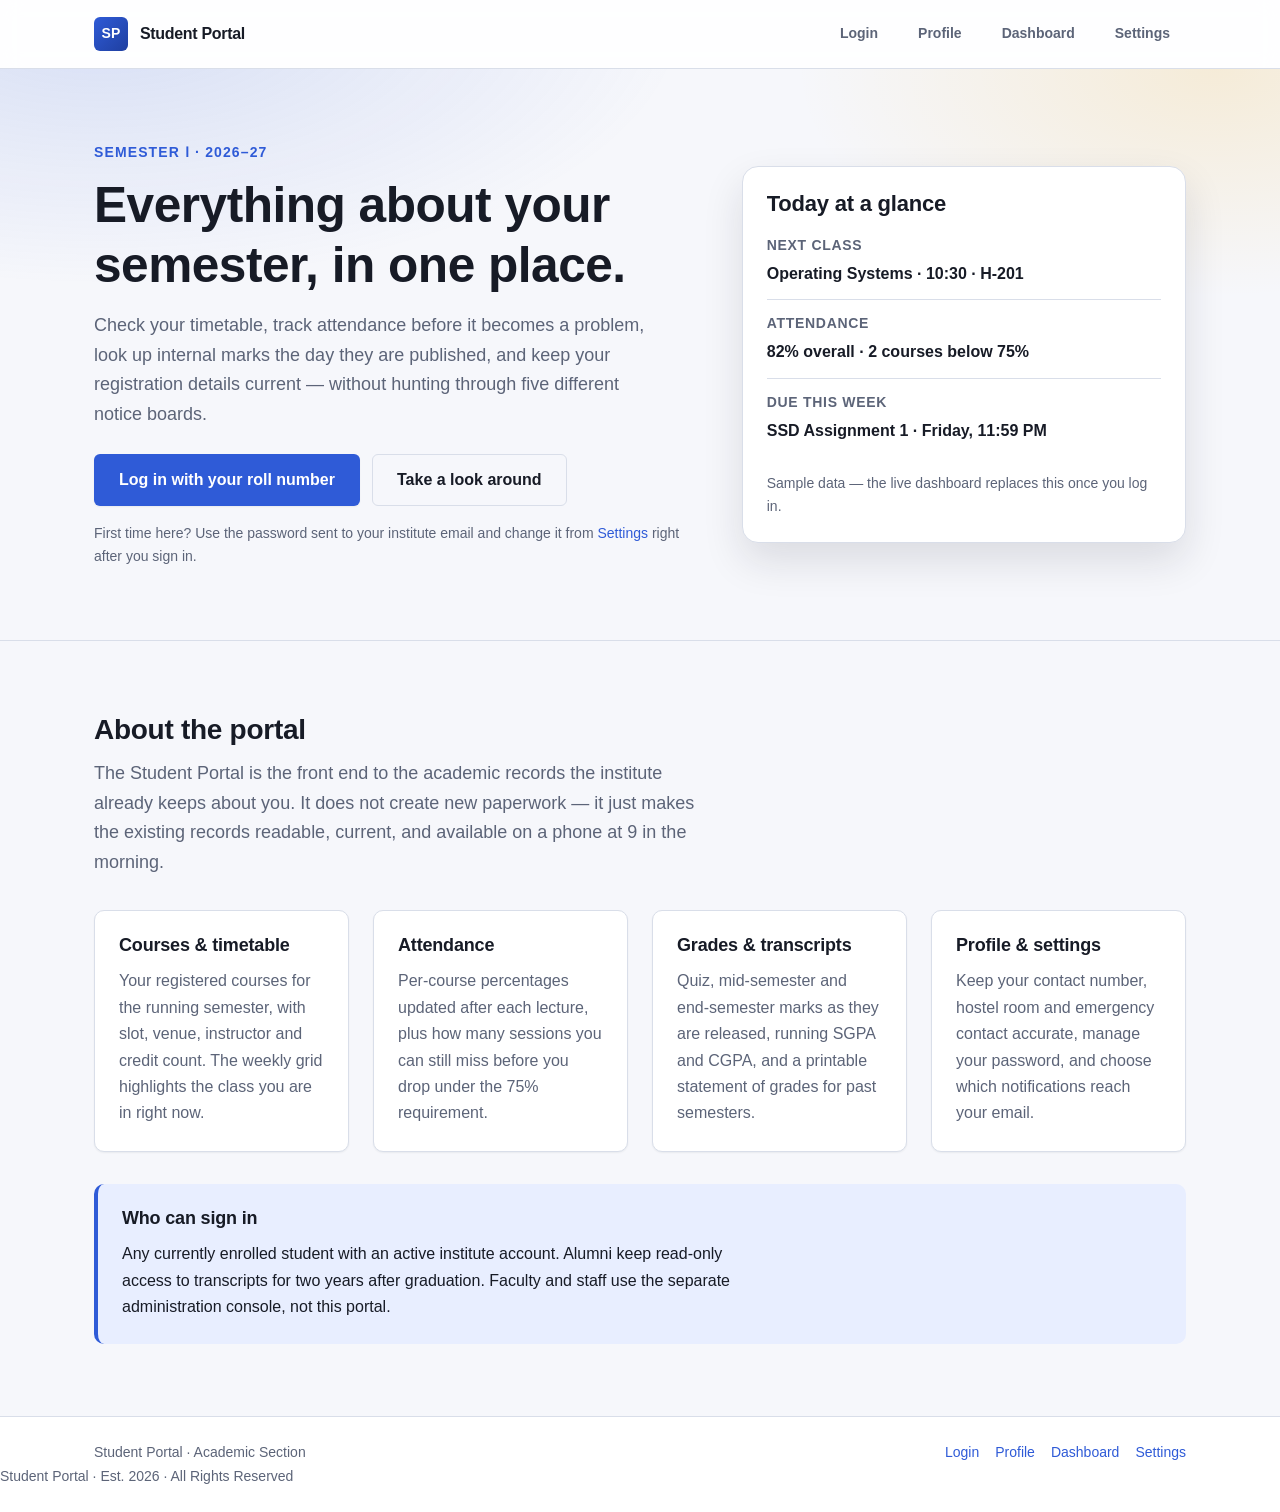
<file: index.html>
<!DOCTYPE html>
<html lang="en">
<head>
  <meta charset="UTF-8" />
  <meta name="viewport" content="width=device-width, initial-scale=1.0" />
  <meta name="description" content="Student Portal — one place for your courses, attendance, grades and campus notices." />
  <title>Student Portal</title>
  <link rel="stylesheet" href="styles/main.css" />
</head>
<body>
  <a class="skip-link" href="#main">Skip to content</a>

  <header class="site-header">
    <div class="container header-inner">
      <a class="brand" href="index.html">
        <span class="brand-mark" aria-hidden="true">SP</span>
        <span class="brand-text">Student Portal</span>
      </a>

      <button class="nav-toggle" type="button" aria-expanded="false" aria-controls="primary-nav" aria-label="Toggle navigation">
        <span class="nav-toggle-bar" aria-hidden="true"></span>
        <span class="nav-toggle-bar" aria-hidden="true"></span>
        <span class="nav-toggle-bar" aria-hidden="true"></span>
      </button>

      <nav id="primary-nav" class="nav" aria-label="Primary">
        <ul class="nav-list">
          <li><a class="nav-link" href="login.html">Login</a></li>
          <li><a class="nav-link" href="profile.html">Profile</a></li>
          <li><a class="nav-link" href="dashboard.html">Dashboard</a></li>
          <li><a class="nav-link" href="settings.html">Settings</a></li>
        </ul>
      </nav>
    </div>
  </header>

  <main id="main">
    <section class="hero">
      <div class="container hero-inner">
        <div class="hero-copy">
          <p class="eyebrow">Semester Ⅰ · 2026–27</p>
          <h1 class="hero-title">Everything about your semester, in one place.</h1>
          <p class="hero-lede">
            Check your timetable, track attendance before it becomes a problem, look up
            internal marks the day they are published, and keep your registration details
            current — without hunting through five different notice boards.
          </p>
          <div class="hero-actions">
            <a class="btn btn-primary" href="login.html">Log in with your roll number</a>
            <a class="btn btn-ghost" href="dashboard.html">Take a look around</a>
          </div>
          <p class="hero-note">
            First time here? Use the password sent to your institute email and change it
            from <a href="settings.html">Settings</a> right after you sign in.
          </p>
        </div>

        <aside class="hero-card" aria-label="Today at a glance">
          <h2 class="hero-card-title">Today at a glance</h2>
          <ul class="glance-list">
            <li class="glance-item">
              <span class="glance-label">Next class</span>
              <span class="glance-value">Operating Systems · 10:30 · H-201</span>
            </li>
            <li class="glance-item">
              <span class="glance-label">Attendance</span>
              <span class="glance-value">82% overall · 2 courses below 75%</span>
            </li>
            <li class="glance-item">
              <span class="glance-label">Due this week</span>
              <span class="glance-value">SSD Assignment 1 · Friday, 11:59 PM</span>
            </li>
          </ul>
          <p class="glance-foot">Sample data — the live dashboard replaces this once you log in.</p>
        </aside>
      </div>
    </section>

    <section class="section about" id="about">
      <div class="container">
        <h2 class="section-title">About the portal</h2>
        <p class="section-lede">
          The Student Portal is the front end to the academic records the institute already
          keeps about you. It does not create new paperwork — it just makes the existing
          records readable, current, and available on a phone at 9 in the morning.
        </p>

        <div class="feature-grid">
          <article class="feature-card">
            <h3 class="feature-title">Courses &amp; timetable</h3>
            <p class="feature-text">
              Your registered courses for the running semester, with slot, venue, instructor
              and credit count. The weekly grid highlights the class you are in right now.
            </p>
          </article>

          <article class="feature-card">
            <h3 class="feature-title">Attendance</h3>
            <p class="feature-text">
              Per-course percentages updated after each lecture, plus how many sessions you
              can still miss before you drop under the 75% requirement.
            </p>
          </article>

          <article class="feature-card">
            <h3 class="feature-title">Grades &amp; transcripts</h3>
            <p class="feature-text">
              Quiz, mid-semester and end-semester marks as they are released, running SGPA
              and CGPA, and a printable statement of grades for past semesters.
            </p>
          </article>

          <article class="feature-card">
            <h3 class="feature-title">Profile &amp; settings</h3>
            <p class="feature-text">
              Keep your contact number, hostel room and emergency contact accurate, manage
              your password, and choose which notifications reach your email.
            </p>
          </article>
        </div>

        <div class="callout">
          <h3 class="callout-title">Who can sign in</h3>
          <p class="callout-text">
            Any currently enrolled student with an active institute account. Alumni keep
            read-only access to transcripts for two years after graduation. Faculty and
            staff use the separate administration console, not this portal.
          </p>
        </div>
      </div>
    </section>
  </main>
<!-- Quick-links section planned -->
  <footer class="site-footer">
    <div class="container footer-inner">
      <p class="footer-note">Student Portal · Academic Section</p>
      <nav aria-label="Footer">
        <ul class="footer-list">
          <li><a href="login.html">Login</a></li>
          <li><a href="profile.html">Profile</a></li>
          <li><a href="dashboard.html">Dashboard</a></li>
          <li><a href="settings.html">Settings</a></li>
        </ul>
      </nav>
    </div>

   <p class="footer-note">Student Portal · Est. 2026 · All Rights Reserved</p>
  </footer>
<!-- TODO: add campus events widget here -->
 <!-- Footer links verified -->
  <script src="scripts/utils.js"></script>
  <script>
    // Minimal wiring for the base skeleton: mobile nav toggle + current-page highlight.
    (function () {
      var toggle = Portal.$('.nav-toggle');
      var nav = Portal.$('#primary-nav');

      if (toggle && nav) {
        toggle.addEventListener('click', function () {
          var open = nav.classList.toggle('is-open');
          toggle.setAttribute('aria-expanded', String(open));
        });
      }

      var here = location.pathname.split('/').pop() || 'index.html';
      Portal.$$('.nav-link').forEach(function (link) {
        if (link.getAttribute('href') === here) {
          link.classList.add('is-active');
          link.setAttribute('aria-current', 'page');
        }
      });
    })();
  </script>
</body>
</html>
</file>
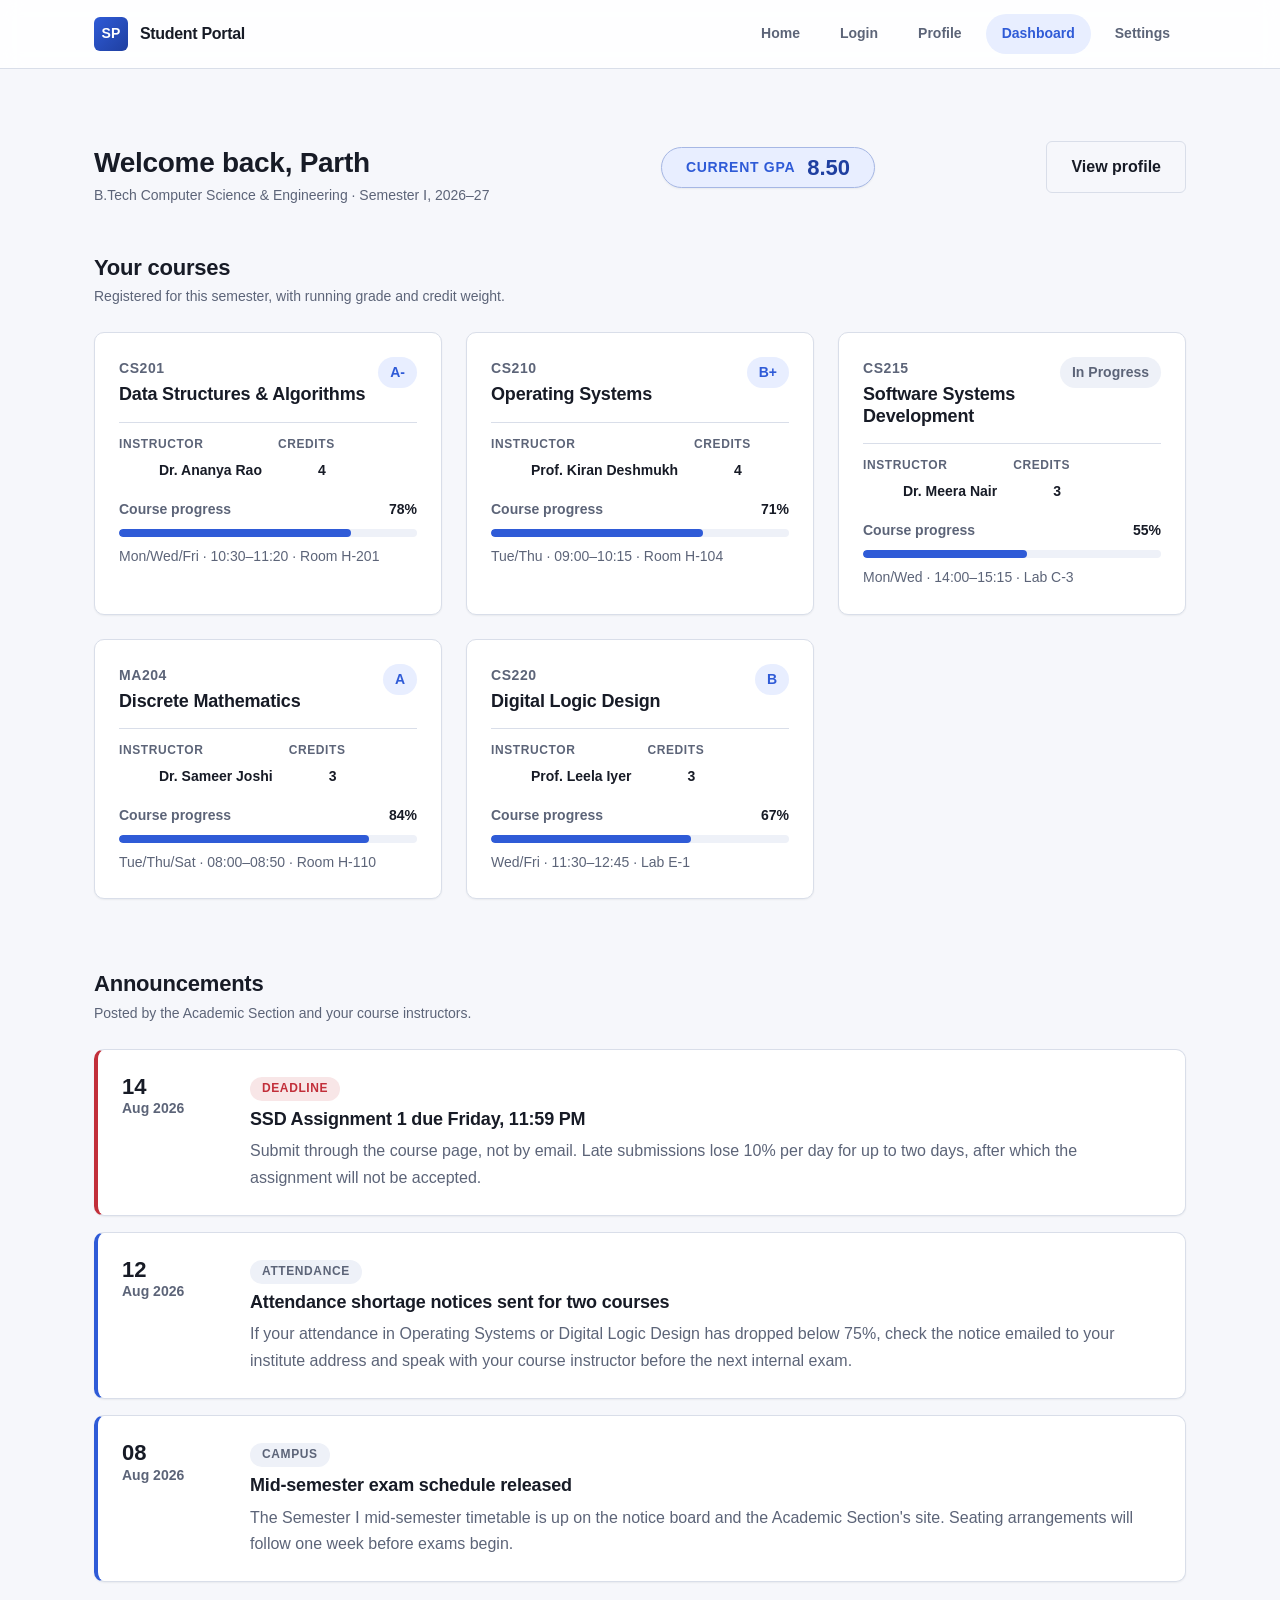
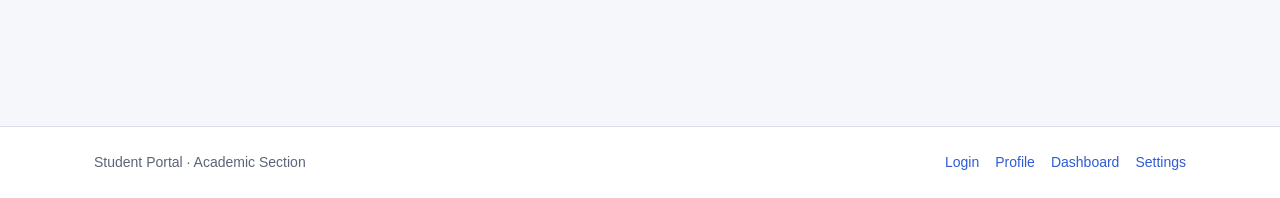
<file: dashboard.html>
<!DOCTYPE html>
<html lang="en">
<head>
  <meta charset="UTF-8" />
  <meta name="viewport" content="width=device-width, initial-scale=1.0" />
  <meta name="description" content="Your Student Portal dashboard — courses, running grades and campus announcements." />
  <title>Dashboard · Student Portal</title>
  <link rel="stylesheet" href="styles/main.css" />
  <style>
    /* Dashboard styling lives here for now: styles/main.css has no dashboard section yet. */
    .dashboard {
      padding-block: var(--space-8);
    }

    .dashboard-welcome {
      display: flex;
      flex-wrap: wrap;
      align-items: baseline;
      justify-content: space-between;
      gap: var(--space-4);
      margin-bottom: var(--space-7);
    }

    .dashboard-welcome-title {
      margin-bottom: var(--space-1);
      font-size: var(--fs-2xl);
    }

    .dashboard-welcome-meta {
      margin: 0;
      color: var(--color-text-muted);
      font-size: var(--fs-sm);
    }

    .dashboard-section {
      margin-bottom: var(--space-8);
    }

    .dashboard-section-head {
      display: flex;
      flex-wrap: wrap;
      align-items: baseline;
      justify-content: space-between;
      gap: var(--space-3);
      margin-bottom: var(--space-5);
    }

    .dashboard-section-title {
      font-size: var(--fs-xl);
      margin-bottom: var(--space-1);
    }

    .dashboard-section-lede {
      margin: 0;
      color: var(--color-text-muted);
      font-size: var(--fs-sm);
    }

    /* --- Courses --- */

    .course-grid {
      display: grid;
      grid-template-columns: repeat(auto-fit, minmax(260px, 1fr));
      gap: var(--space-5);
    }

    .course-card {
      display: flex;
      flex-direction: column;
      gap: var(--space-4);
      padding: var(--space-5);
      background: var(--color-surface);
      border: 1px solid var(--color-border);
      border-radius: var(--radius-md);
      box-shadow: var(--shadow-sm);
      transition: transform var(--transition), box-shadow var(--transition),
                  border-color var(--transition);
    }

    .course-card:hover {
      transform: translateY(-3px);
      border-color: color-mix(in srgb, var(--color-primary) 45%, var(--color-border));
      box-shadow: var(--shadow-md);
    }

    .course-card-head {
      display: flex;
      align-items: flex-start;
      justify-content: space-between;
      gap: var(--space-3);
    }

    .course-code {
      display: block;
      margin-bottom: var(--space-1);
      color: var(--color-text-muted);
      font-size: var(--fs-sm);
      font-weight: 700;
      letter-spacing: 0.04em;
      text-transform: uppercase;
    }

    .course-title {
      margin: 0;
      font-size: var(--fs-lg);
    }

    .course-grade {
      flex-shrink: 0;
      display: inline-block;
      padding: var(--space-1) var(--space-3);
      border-radius: 999px;
      background: var(--color-primary-light);
      color: var(--color-primary);
      font-size: var(--fs-sm);
      font-weight: 700;
      white-space: nowrap;
    }

    .course-grade.is-pending {
      background: var(--color-surface-alt);
      color: var(--color-text-muted);
    }

    .course-meta {
      display: flex;
      flex-wrap: wrap;
      gap: var(--space-4);
      margin: 0;
      padding-top: var(--space-3);
      border-top: 1px solid var(--color-border);
      font-size: var(--fs-sm);
      color: var(--color-text-muted);
    }

    .course-meta-item {
      display: flex;
      flex-direction: column;
      gap: var(--space-1);
    }

    .course-meta-label {
      font-size: 0.75rem;
      font-weight: 700;
      text-transform: uppercase;
      letter-spacing: 0.05em;
    }

    .course-meta-value {
      color: var(--color-text);
      font-weight: 600;
    }

    /* --- Announcements --- */

    .announcement-list {
      display: flex;
      flex-direction: column;
      gap: var(--space-4);
    }

    .announcement-item {
      display: grid;
      grid-template-columns: 6.5rem 1fr;
      gap: var(--space-5);
      padding: var(--space-5);
      background: var(--color-surface);
      border: 1px solid var(--color-border);
      border-left: 4px solid var(--color-primary);
      border-radius: var(--radius-md);
      box-shadow: var(--shadow-sm);
    }

    .announcement-item.is-urgent {
      border-left-color: var(--color-danger);
    }

    .announcement-date {
      display: flex;
      flex-direction: column;
      color: var(--color-text-muted);
      font-size: var(--fs-sm);
      font-weight: 600;
      line-height: var(--lh-tight);
    }

    .announcement-date-day {
      font-size: var(--fs-xl);
      font-weight: 700;
      color: var(--color-text);
    }

    .announcement-title {
      margin: 0 0 var(--space-2);
      font-size: var(--fs-lg);
    }

    .announcement-tag {
      display: inline-block;
      margin-bottom: var(--space-2);
      padding: 2px var(--space-3);
      border-radius: 999px;
      background: var(--color-surface-alt);
      color: var(--color-text-muted);
      font-size: 0.75rem;
      font-weight: 700;
      text-transform: uppercase;
      letter-spacing: 0.05em;
    }

    .announcement-item.is-urgent .announcement-tag {
      background: color-mix(in srgb, var(--color-danger) 12%, var(--color-surface));
      color: var(--color-danger);
    }

    .announcement-text {
      margin: 0;
      color: var(--color-text-muted);
    }

    @media (max-width: 560px) {
      .announcement-item {
        grid-template-columns: 1fr;
        gap: var(--space-2);
      }

      .announcement-date {
        flex-direction: row;
        align-items: baseline;
        gap: var(--space-2);
      }
    }
  </style>
</head>
<body data-page="dashboard">
  <a class="skip-link" href="#main">Skip to content</a>

  <header class="site-header">
    <div class="container header-inner">
      <a class="brand" href="index.html">
        <span class="brand-mark" aria-hidden="true">SP</span>
        <span class="brand-text">Student Portal</span>
      </a>

      <!-- Shared navigation is rendered here by scripts/nav.js -->
      <div id="app-nav"></div>
    </div>
  </header>

  <main id="main">
    <section class="dashboard container">
      <header class="dashboard-welcome">
        <div>
          <h1 class="dashboard-welcome-title">Welcome back, Parth</h1>
          <p class="dashboard-welcome-meta">B.Tech Computer Science &amp; Engineering · Semester Ⅰ, 2026–27</p>
        </div>
        <div class="dashboard-gpa" id="dashboard-gpa"></div>
        <a class="btn btn-ghost" href="profile.html">View profile</a>
      </header>

      <section class="dashboard-section" aria-labelledby="courses-title">
        <div class="dashboard-section-head">
          <div>
            <h2 class="dashboard-section-title" id="courses-title">Your courses</h2>
            <p class="dashboard-section-lede">Registered for this semester, with running grade and credit weight.</p>
          </div>
        </div>

        <div class="course-grid" id="course-grid">
          <article class="course-card">
            <div class="course-card-head">
              <div>
                <span class="course-code">CS201</span>
                <h3 class="course-title">Data Structures &amp; Algorithms</h3>
              </div>
              <span class="course-grade">A-</span>
            </div>
            <dl class="course-meta">
              <div class="course-meta-item">
                <dt class="course-meta-label">Instructor</dt>
                <dd class="course-meta-value">Dr. Ananya Rao</dd>
              </div>
              <div class="course-meta-item">
                <dt class="course-meta-label">Credits</dt>
                <dd class="course-meta-value">4</dd>
              </div>
            </dl>
          </article>

          <article class="course-card">
            <div class="course-card-head">
              <div>
                <span class="course-code">CS210</span>
                <h3 class="course-title">Operating Systems</h3>
              </div>
              <span class="course-grade">B+</span>
            </div>
            <dl class="course-meta">
              <div class="course-meta-item">
                <dt class="course-meta-label">Instructor</dt>
                <dd class="course-meta-value">Prof. Kiran Deshmukh</dd>
              </div>
              <div class="course-meta-item">
                <dt class="course-meta-label">Credits</dt>
                <dd class="course-meta-value">4</dd>
              </div>
            </dl>
          </article>

          <article class="course-card">
            <div class="course-card-head">
              <div>
                <span class="course-code">CS215</span>
                <h3 class="course-title">Software Systems Development</h3>
              </div>
              <span class="course-grade is-pending">In progress</span>
            </div>
            <dl class="course-meta">
              <div class="course-meta-item">
                <dt class="course-meta-label">Instructor</dt>
                <dd class="course-meta-value">Dr. Meera Nair</dd>
              </div>
              <div class="course-meta-item">
                <dt class="course-meta-label">Credits</dt>
                <dd class="course-meta-value">3</dd>
              </div>
            </dl>
          </article>

          <article class="course-card">
            <div class="course-card-head">
              <div>
                <span class="course-code">MA204</span>
                <h3 class="course-title">Discrete Mathematics</h3>
              </div>
              <span class="course-grade">A</span>
            </div>
            <dl class="course-meta">
              <div class="course-meta-item">
                <dt class="course-meta-label">Instructor</dt>
                <dd class="course-meta-value">Dr. Sameer Joshi</dd>
              </div>
              <div class="course-meta-item">
                <dt class="course-meta-label">Credits</dt>
                <dd class="course-meta-value">3</dd>
              </div>
            </dl>
          </article>

          <article class="course-card">
            <div class="course-card-head">
              <div>
                <span class="course-code">CS220</span>
                <h3 class="course-title">Digital Logic Design</h3>
              </div>
              <span class="course-grade">B</span>
            </div>
            <dl class="course-meta">
              <div class="course-meta-item">
                <dt class="course-meta-label">Instructor</dt>
                <dd class="course-meta-value">Prof. Leela Iyer</dd>
              </div>
              <div class="course-meta-item">
                <dt class="course-meta-label">Credits</dt>
                <dd class="course-meta-value">3</dd>
              </div>
            </dl>
          </article>

          <article class="course-card">
            <div class="course-card-head">
              <div>
                <span class="course-code">HS101</span>
                <h3 class="course-title">Professional Communication</h3>
              </div>
              <span class="course-grade">A</span>
            </div>
            <dl class="course-meta">
              <div class="course-meta-item">
                <dt class="course-meta-label">Instructor</dt>
                <dd class="course-meta-value">Ms. Farah Sheikh</dd>
              </div>
              <div class="course-meta-item">
                <dt class="course-meta-label">Credits</dt>
                <dd class="course-meta-value">2</dd>
              </div>
            </dl>
          </article>
        </div>
      </section>

      <section class="dashboard-section" aria-labelledby="announcements-title">
        <div class="dashboard-section-head">
          <div>
            <h2 class="dashboard-section-title" id="announcements-title">Announcements</h2>
            <p class="dashboard-section-lede">Posted by the Academic Section and your course instructors.</p>
          </div>
        </div>

        <ul class="announcement-list">
          <li>
            <article class="announcement-item is-urgent">
              <div class="announcement-date">
                <span class="announcement-date-day">14</span>
                <span>Aug 2026</span>
              </div>
              <div>
                <span class="announcement-tag">Deadline</span>
                <h3 class="announcement-title">SSD Assignment 1 due Friday, 11:59 PM</h3>
                <p class="announcement-text">
                  Submit through the course page, not by email. Late submissions lose 10% per
                  day for up to two days, after which the assignment will not be accepted.
                </p>
              </div>
            </article>
          </li>

          <li>
            <article class="announcement-item">
              <div class="announcement-date">
                <span class="announcement-date-day">12</span>
                <span>Aug 2026</span>
              </div>
              <div>
                <span class="announcement-tag">Attendance</span>
                <h3 class="announcement-title">Attendance shortage notices sent for two courses</h3>
                <p class="announcement-text">
                  If your attendance in Operating Systems or Digital Logic Design has dropped
                  below 75%, check the notice emailed to your institute address and speak with
                  your course instructor before the next internal exam.
                </p>
              </div>
            </article>
          </li>

          <li>
            <article class="announcement-item">
              <div class="announcement-date">
                <span class="announcement-date-day">08</span>
                <span>Aug 2026</span>
              </div>
              <div>
                <span class="announcement-tag">Campus</span>
                <h3 class="announcement-title">Mid-semester exam schedule released</h3>
                <p class="announcement-text">
                  The Semester Ⅰ mid-semester timetable is up on the notice board and the
                  Academic Section's site. Seating arrangements will follow one week before
                  exams begin.
                </p>
              </div>
            </article>
          </li>
        </ul>
      </section>
    </section>
  </main>

  <footer class="site-footer">
    <div class="container footer-inner">
      <p class="footer-note">Student Portal · Academic Section</p>
      <nav aria-label="Footer">
        <ul class="footer-list">
          <li><a href="login.html">Login</a></li>
          <li><a href="profile.html">Profile</a></li>
          <li><a href="dashboard.html">Dashboard</a></li>
          <li><a href="settings.html">Settings</a></li>
        </ul>
      </nav>
    </div>
  </footer>

  <script src="scripts/utils.js"></script>
  <script src="scripts/nav.js"></script>
  <script src="scripts/app.js"></script>
  <script src="scripts/dashboard.js"></script>
</body>
</html>
</file>
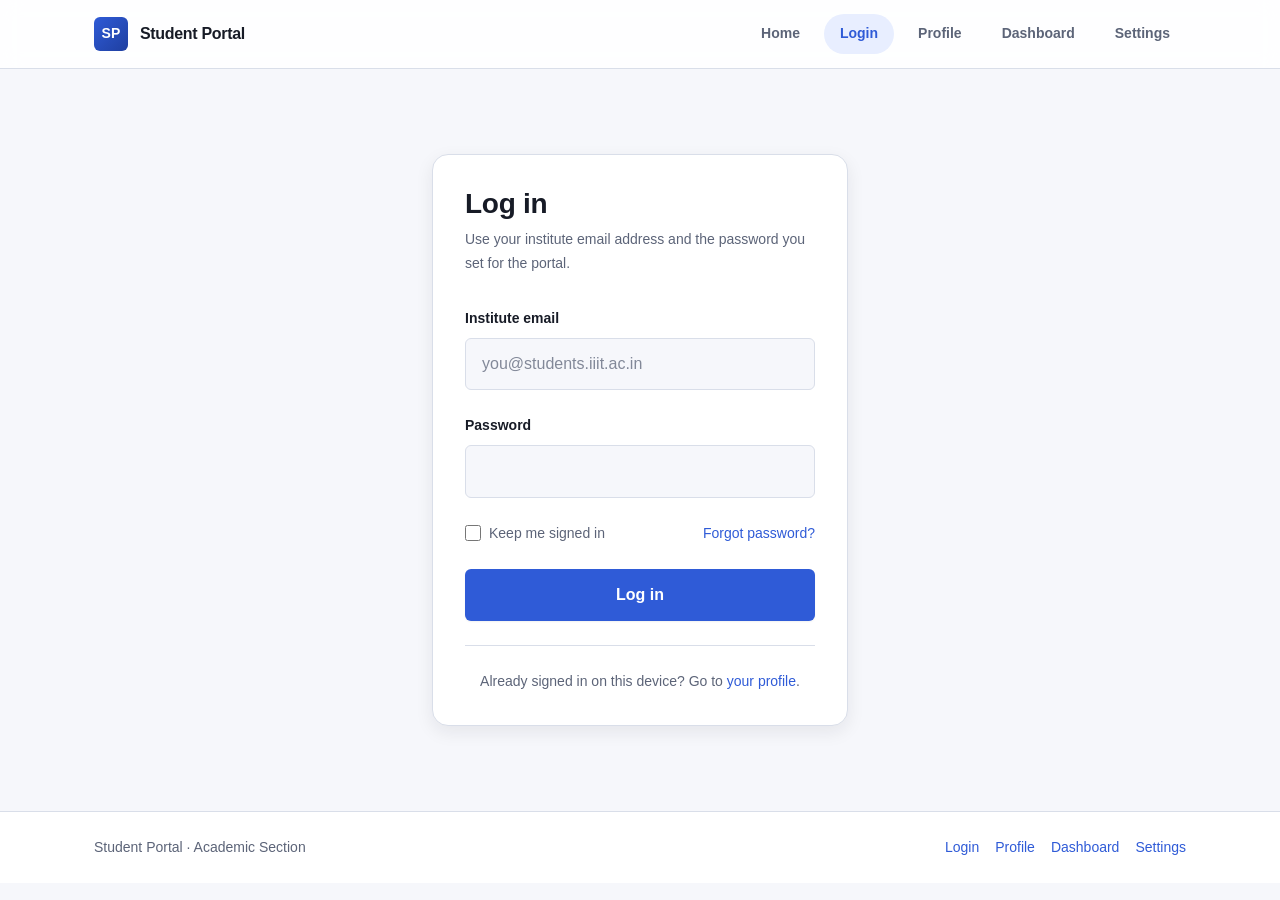
<file: login.html>
<!DOCTYPE html>
<html lang="en">
<head>
  <meta charset="UTF-8" />
  <meta name="viewport" content="width=device-width, initial-scale=1.0" />
  <meta name="description" content="Sign in to the Student Portal with your institute email address." />
  <title>Log in · Student Portal</title>
  <link rel="stylesheet" href="styles/main.css" />
  <style>
    /* Form styling lives here for now: styles/main.css has no form section yet. */
    .auth {
      display: grid;
      place-items: center;
      min-height: calc(100vh - var(--header-height) - 90px);
      padding: var(--space-7) var(--space-5);
    }

    .auth-card {
      width: 100%;
      max-width: 26rem;
      padding: var(--space-6);
      background: var(--color-surface);
      border: 1px solid var(--color-border);
      border-radius: var(--radius-lg);
      box-shadow: var(--shadow-md);
    }

    .auth-title {
      margin-bottom: var(--space-2);
      font-size: var(--fs-2xl);
    }

    .auth-lede {
      margin-bottom: var(--space-6);
      color: var(--color-text-muted);
      font-size: var(--fs-sm);
    }

    .field {
      margin-bottom: var(--space-5);
    }

    .field-label {
      display: block;
      margin-bottom: var(--space-2);
      font-size: var(--fs-sm);
      font-weight: 600;
    }

    .field-input {
      width: 100%;
      padding: var(--space-3) var(--space-4);
      font-family: inherit;
      font-size: var(--fs-base);
      color: var(--color-text);
      background: var(--color-bg);
      border: 1px solid var(--color-border);
      border-radius: var(--radius-sm);
      transition: border-color var(--transition), box-shadow var(--transition);
    }

    .field-input:focus {
      border-color: var(--color-primary);
      outline: none;
      box-shadow: 0 0 0 3px var(--color-primary-light);
    }

    .field-input.is-invalid {
      border-color: var(--color-danger);
    }

    .field-error {
      display: block;
      margin-top: var(--space-2);
      color: var(--color-danger);
      font-size: var(--fs-sm);
    }

    .field-row {
      display: flex;
      align-items: center;
      justify-content: space-between;
      gap: var(--space-4);
      margin-bottom: var(--space-5);
      font-size: var(--fs-sm);
    }

    .field-check {
      display: inline-flex;
      align-items: center;
      gap: var(--space-2);
      color: var(--color-text-muted);
    }

    .auth-submit {
      width: 100%;
    }

    .auth-foot {
      margin: var(--space-5) 0 0;
      padding-top: var(--space-5);
      border-top: 1px solid var(--color-border);
      color: var(--color-text-muted);
      font-size: var(--fs-sm);
      text-align: center;
    }
  </style>
</head>
<body data-page="login">
  <a class="skip-link" href="#main">Skip to content</a>

  <header class="site-header">
    <div class="container header-inner">
      <a class="brand" href="index.html">
        <span class="brand-mark" aria-hidden="true">SP</span>
        <span class="brand-text">Student Portal</span>
      </a>

      <!-- Shared navigation is rendered here by scripts/nav.js -->
      <div id="app-nav"></div>
    </div>
  </header>

  <main id="main">
    <section class="auth">
      <div class="auth-card">
        <h1 class="auth-title">Log in</h1>
        <p class="auth-lede">
          Use your institute email address and the password you set for the portal.
        </p>

        <form id="login-form" novalidate>
          <div class="field">
            <label class="field-label" for="email">Institute email</label>
            <input
              class="field-input"
              id="email"
              name="email"
              type="email"
              inputmode="email"
              autocomplete="username"
              autocapitalize="none"
              spellcheck="false"
              placeholder="you@students.iiit.ac.in"
              required
            />
            <span class="field-error" data-error-for="email" role="alert" hidden></span>
          </div>

          <div class="field">
            <label class="field-label" for="password">Password</label>
            <input
              class="field-input"
              id="password"
              name="password"
              type="password"
              autocomplete="current-password"
              minlength="8"
              required
            />
            <span class="field-error" data-error-for="password" role="alert" hidden></span>
          </div>

          <div class="field-row">
            <label class="field-check" for="remember">
              <input id="remember" name="remember" type="checkbox" />
              Keep me signed in
            </label>
            <a href="settings.html">Forgot password?</a>
          </div>

          <button class="btn btn-primary auth-submit" type="submit">Log in</button>
        </form>

        <p class="auth-foot">
          Already signed in on this device? Go to <a href="profile.html">your profile</a>.
        </p>
      </div>
    </section>
  </main>

  <footer class="site-footer">
    <div class="container footer-inner">
      <p class="footer-note">Student Portal · Academic Section</p>
      <nav aria-label="Footer">
        <ul class="footer-list">
          <li><a href="login.html">Login</a></li>
          <li><a href="profile.html">Profile</a></li>
          <li><a href="dashboard.html">Dashboard</a></li>
          <li><a href="settings.html">Settings</a></li>
        </ul>
      </nav>
    </div>
  </footer>

  <script src="scripts/utils.js"></script>
  <script src="scripts/nav.js"></script>
  <script src="scripts/app.js"></script>
  <script src="scripts/auth.js"></script>
  <script>
    // Client-side validation only — there is no backend to post to yet.
    (function () {
      var form = Portal.$('#login-form');

      var schema = {
        email: ['required', 'email'],
        password: ['required', ['minLength', 8]]
      };

      form.addEventListener('submit', function (event) {
        event.preventDefault();

        var result = Portal.validateForm(form, schema);
        if (!result.valid) return;

        Portal.store.set('session', {
          email: result.values.email,
          remember: result.values.remember === true,
          signedInAt: new Date().toISOString()
        });

        window.location.href = 'profile.html';
      });
    })();
  </script>
</body>
</html>
</file>
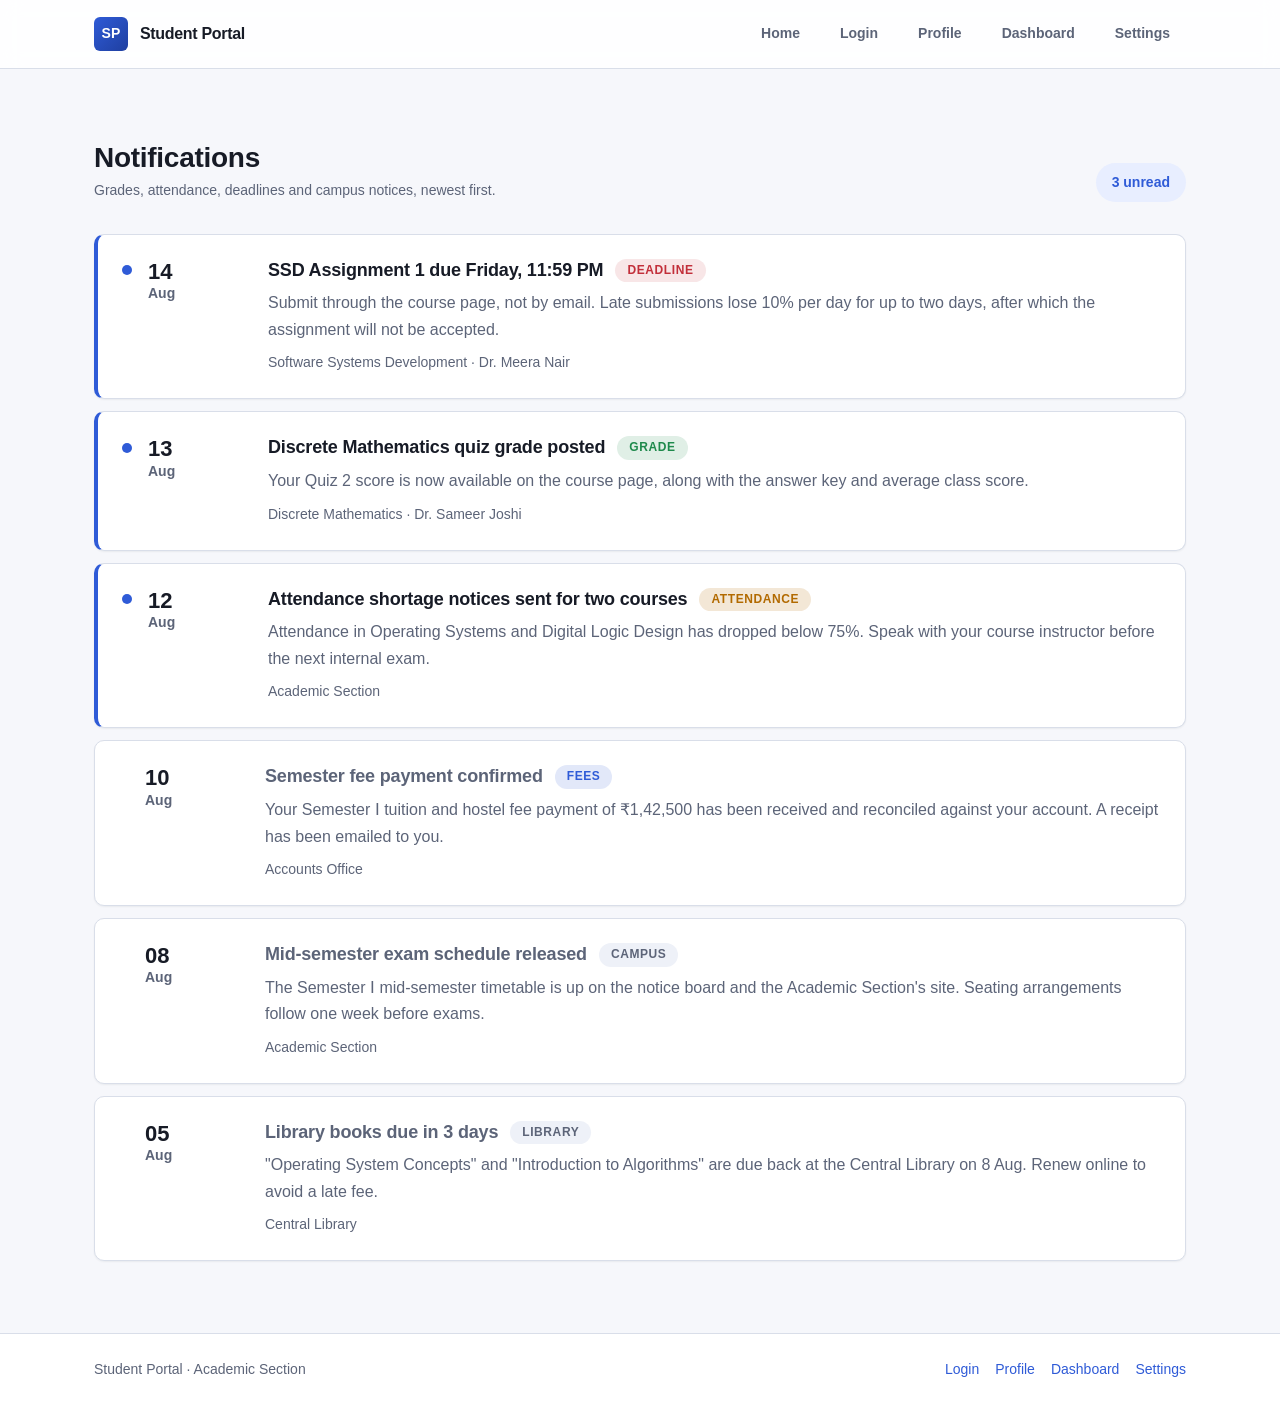
<file: notifications.html>
<!DOCTYPE html>
<html lang="en">
<head>
  <meta charset="UTF-8" />
  <meta name="viewport" content="width=device-width, initial-scale=1.0" />
  <meta name="description" content="All your Student Portal notifications — grades, attendance, deadlines and campus notices." />
  <title>Notifications · Student Portal</title>
  <link rel="stylesheet" href="styles/main.css" />
  <style>
    /* Notifications styling lives here for now: styles/main.css has no notifications section yet. */
    .notifications {
      padding-block: var(--space-8);
    }

    .notifications-header {
      display: flex;
      flex-wrap: wrap;
      align-items: flex-end;
      justify-content: space-between;
      gap: var(--space-4);
      margin-bottom: var(--space-6);
    }

    .notifications-title {
      margin-bottom: var(--space-1);
      font-size: var(--fs-2xl);
    }

    .notifications-lede {
      margin: 0;
      color: var(--color-text-muted);
      font-size: var(--fs-sm);
    }

    .notifications-count {
      display: inline-flex;
      align-items: center;
      gap: var(--space-2);
      padding: var(--space-2) var(--space-4);
      background: var(--color-primary-light);
      color: var(--color-primary);
      border-radius: 999px;
      font-size: var(--fs-sm);
      font-weight: 700;
      white-space: nowrap;
    }

    .notification-feed {
      display: flex;
      flex-direction: column;
      gap: var(--space-3);
    }

    .notification-item {
      display: grid;
      grid-template-columns: auto 6.5rem 1fr;
      align-items: start;
      gap: var(--space-4);
      padding: var(--space-5);
      background: var(--color-surface);
      border: 1px solid var(--color-border);
      border-radius: var(--radius-md);
      box-shadow: var(--shadow-sm);
    }

    .notification-item.is-unread {
      border-left: 4px solid var(--color-primary);
    }

    .notification-unread-dot {
      width: 10px;
      height: 10px;
      margin-top: 0.4rem;
      border-radius: 50%;
      background: var(--color-primary);
    }

    .notification-item:not(.is-unread) .notification-unread-dot {
      visibility: hidden;
    }

    .notification-date {
      display: flex;
      flex-direction: column;
      color: var(--color-text-muted);
      font-size: var(--fs-sm);
      font-weight: 600;
      line-height: var(--lh-tight);
    }

    .notification-date-day {
      font-size: var(--fs-xl);
      font-weight: 700;
      color: var(--color-text);
    }

    .notification-body-head {
      display: flex;
      flex-wrap: wrap;
      align-items: center;
      gap: var(--space-3);
      margin-bottom: var(--space-2);
    }

    .notification-title {
      margin: 0;
      font-size: var(--fs-lg);
    }

    .notification-item:not(.is-unread) .notification-title {
      font-weight: 600;
      color: var(--color-text-muted);
    }

    .notification-category {
      display: inline-block;
      padding: 2px var(--space-3);
      border-radius: 999px;
      background: var(--color-surface-alt);
      color: var(--color-text-muted);
      font-size: 0.75rem;
      font-weight: 700;
      text-transform: uppercase;
      letter-spacing: 0.05em;
    }

    .notification-category.is-grade {
      background: color-mix(in srgb, var(--color-success) 14%, var(--color-surface));
      color: var(--color-success);
    }

    .notification-category.is-attendance {
      background: color-mix(in srgb, var(--color-warning) 16%, var(--color-surface));
      color: var(--color-warning);
    }

    .notification-category.is-deadline {
      background: color-mix(in srgb, var(--color-danger) 12%, var(--color-surface));
      color: var(--color-danger);
    }

    .notification-category.is-fees {
      background: color-mix(in srgb, var(--color-primary) 14%, var(--color-surface));
      color: var(--color-primary);
    }

    .notification-text {
      margin: 0;
      color: var(--color-text-muted);
    }

    .notification-source {
      display: block;
      margin-top: var(--space-2);
      color: var(--color-text-muted);
      font-size: var(--fs-sm);
    }

    @media (max-width: 640px) {
      .notification-item {
        grid-template-columns: auto 1fr;
      }

      .notification-date {
        flex-direction: row;
        align-items: baseline;
        gap: var(--space-2);
      }
    }
  </style>
</head>
<body data-page="notifications">
  <a class="skip-link" href="#main">Skip to content</a>

  <header class="site-header">
    <div class="container header-inner">
      <a class="brand" href="index.html">
        <span class="brand-mark" aria-hidden="true">SP</span>
        <span class="brand-text">Student Portal</span>
      </a>

      <!-- Shared navigation is rendered here by scripts/nav.js -->
      <div id="app-nav"></div>
    </div>
  </header>

  <main id="main">
    <section class="notifications container">
      <header class="notifications-header">
        <div>
          <h1 class="notifications-title">Notifications</h1>
          <p class="notifications-lede">Grades, attendance, deadlines and campus notices, newest first.</p>
        </div>
        <span class="notifications-count">3 unread</span>
      </header>

      <ul class="notification-feed">
        <li>
          <article class="notification-item is-unread" aria-labelledby="notif-title-1">
            <span class="notification-unread-dot" aria-hidden="true"></span>
            <div class="notification-date">
              <span class="notification-date-day">14</span>
              <span>Aug</span>
            </div>
            <div>
              <div class="notification-body-head">
                <h2 class="notification-title" id="notif-title-1">SSD Assignment 1 due Friday, 11:59 PM</h2>
                <span class="notification-category is-deadline">Deadline</span>
              </div>
              <p class="notification-text">
                Submit through the course page, not by email. Late submissions lose 10% per
                day for up to two days, after which the assignment will not be accepted.
              </p>
              <span class="notification-source">Software Systems Development · Dr. Meera Nair</span>
            </div>
          </article>
        </li>

        <li>
          <article class="notification-item is-unread" aria-labelledby="notif-title-2">
            <span class="notification-unread-dot" aria-hidden="true"></span>
            <div class="notification-date">
              <span class="notification-date-day">13</span>
              <span>Aug</span>
            </div>
            <div>
              <div class="notification-body-head">
                <h2 class="notification-title" id="notif-title-2">Discrete Mathematics quiz grade posted</h2>
                <span class="notification-category is-grade">Grade</span>
              </div>
              <p class="notification-text">
                Your Quiz 2 score is now available on the course page, along with the
                answer key and average class score.
              </p>
              <span class="notification-source">Discrete Mathematics · Dr. Sameer Joshi</span>
            </div>
          </article>
        </li>

        <li>
          <article class="notification-item is-unread" aria-labelledby="notif-title-3">
            <span class="notification-unread-dot" aria-hidden="true"></span>
            <div class="notification-date">
              <span class="notification-date-day">12</span>
              <span>Aug</span>
            </div>
            <div>
              <div class="notification-body-head">
                <h2 class="notification-title" id="notif-title-3">Attendance shortage notices sent for two courses</h2>
                <span class="notification-category is-attendance">Attendance</span>
              </div>
              <p class="notification-text">
                Attendance in Operating Systems and Digital Logic Design has dropped below
                75%. Speak with your course instructor before the next internal exam.
              </p>
              <span class="notification-source">Academic Section</span>
            </div>
          </article>
        </li>

        <li>
          <article class="notification-item" aria-labelledby="notif-title-4">
            <span class="notification-unread-dot" aria-hidden="true"></span>
            <div class="notification-date">
              <span class="notification-date-day">10</span>
              <span>Aug</span>
            </div>
            <div>
              <div class="notification-body-head">
                <h2 class="notification-title" id="notif-title-4">Semester fee payment confirmed</h2>
                <span class="notification-category is-fees">Fees</span>
              </div>
              <p class="notification-text">
                Your Semester Ⅰ tuition and hostel fee payment of ₹1,42,500 has been received
                and reconciled against your account. A receipt has been emailed to you.
              </p>
              <span class="notification-source">Accounts Office</span>
            </div>
          </article>
        </li>

        <li>
          <article class="notification-item" aria-labelledby="notif-title-5">
            <span class="notification-unread-dot" aria-hidden="true"></span>
            <div class="notification-date">
              <span class="notification-date-day">08</span>
              <span>Aug</span>
            </div>
            <div>
              <div class="notification-body-head">
                <h2 class="notification-title" id="notif-title-5">Mid-semester exam schedule released</h2>
                <span class="notification-category">Campus</span>
              </div>
              <p class="notification-text">
                The Semester Ⅰ mid-semester timetable is up on the notice board and the
                Academic Section's site. Seating arrangements follow one week before exams.
              </p>
              <span class="notification-source">Academic Section</span>
            </div>
          </article>
        </li>

        <li>
          <article class="notification-item" aria-labelledby="notif-title-6">
            <span class="notification-unread-dot" aria-hidden="true"></span>
            <div class="notification-date">
              <span class="notification-date-day">05</span>
              <span>Aug</span>
            </div>
            <div>
              <div class="notification-body-head">
                <h2 class="notification-title" id="notif-title-6">Library books due in 3 days</h2>
                <span class="notification-category">Library</span>
              </div>
              <p class="notification-text">
                "Operating System Concepts" and "Introduction to Algorithms" are due back
                at the Central Library on 8 Aug. Renew online to avoid a late fee.
              </p>
              <span class="notification-source">Central Library</span>
            </div>
          </article>
        </li>
      </ul>
    </section>
  </main>

  <footer class="site-footer">
    <div class="container footer-inner">
      <p class="footer-note">Student Portal · Academic Section</p>
      <nav aria-label="Footer">
        <ul class="footer-list">
          <li><a href="login.html">Login</a></li>
          <li><a href="profile.html">Profile</a></li>
          <li><a href="dashboard.html">Dashboard</a></li>
          <li><a href="settings.html">Settings</a></li>
        </ul>
      </nav>
    </div>
  </footer>

  <script src="scripts/utils.js"></script>
  <script src="scripts/nav.js"></script>
  <script src="scripts/app.js"></script>
</body>
</html>
</file>
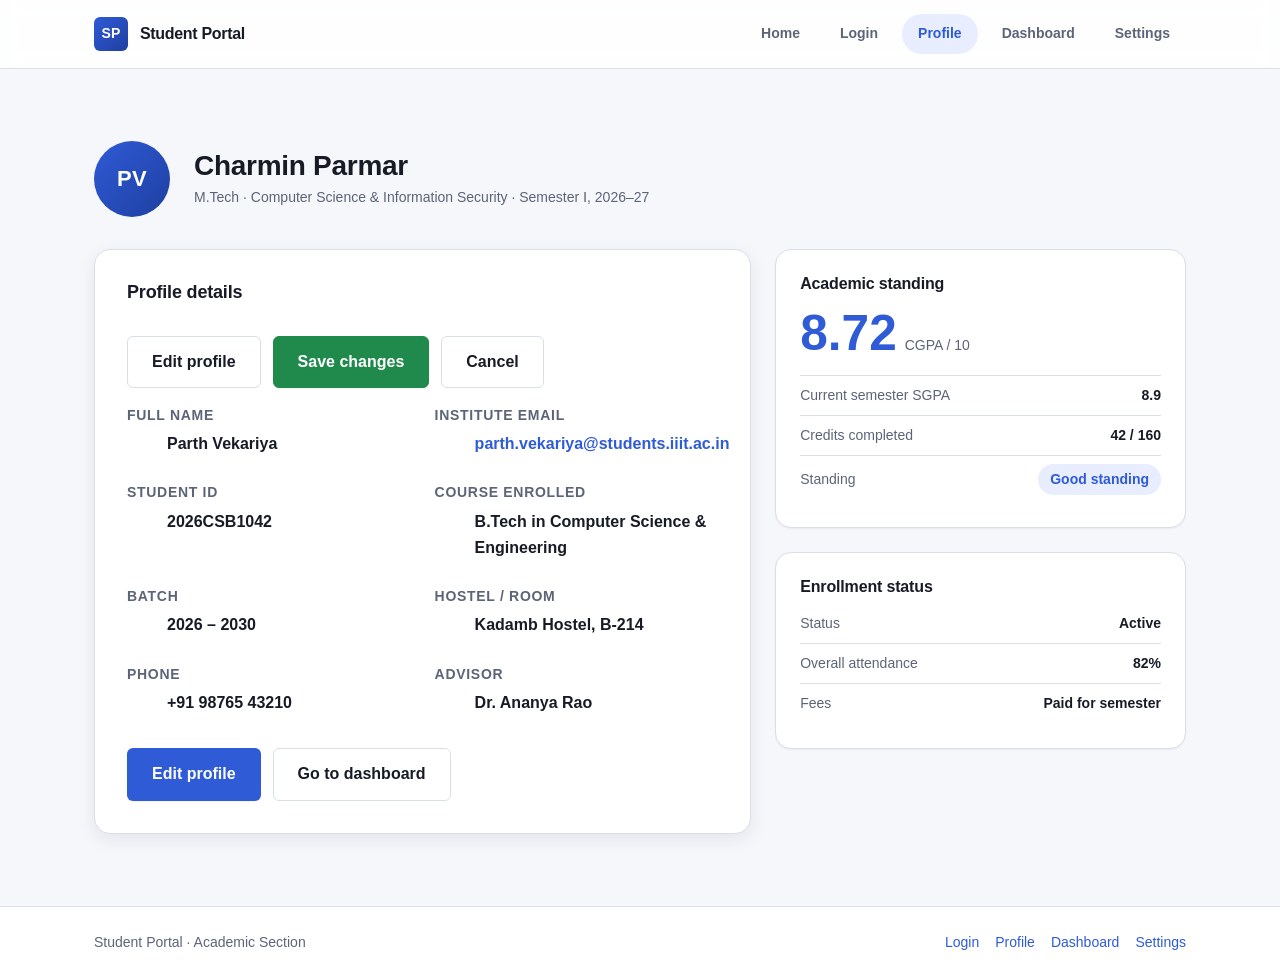
<file: profile.html>
<!DOCTYPE html>
<html lang="en">
<head>
  <meta charset="UTF-8" />
  <meta name="viewport" content="width=device-width, initial-scale=1.0" />
  <meta name="description" content="Your Student Portal profile — contact details, enrollment and academic standing." />
  <title>My profile · Student Portal</title>
  <link rel="stylesheet" href="styles/main.css" />
  <style>
    /* Profile styling lives here for now: styles/main.css has no profile section yet. */
    .profile {
      padding-block: var(--space-8);
    }

    .profile-header {
      display: flex;
      flex-wrap: wrap;
      align-items: center;
      gap: var(--space-5);
      margin-bottom: var(--space-6);
    }

    .profile-avatar {
      display: grid;
      place-items: center;
      flex-shrink: 0;
      width: 76px;
      height: 76px;
      border-radius: 50%;
      background: linear-gradient(135deg, var(--color-primary), var(--color-primary-dark));
      color: var(--color-text-inverse);
      font-size: var(--fs-xl);
      font-weight: 700;
      letter-spacing: 0.02em;
    }

    .profile-heading-name {
      margin-bottom: var(--space-1);
      font-size: var(--fs-2xl);
    }

    .profile-heading-meta {
      margin: 0;
      color: var(--color-text-muted);
      font-size: var(--fs-sm);
    }

    .profile-grid {
      display: grid;
      grid-template-columns: minmax(0, 1.6fr) minmax(0, 1fr);
      gap: var(--space-5);
      align-items: start;
    }

    .profile-card {
      padding: var(--space-6);
      background: var(--color-surface);
      border: 1px solid var(--color-border);
      border-radius: var(--radius-lg);
      box-shadow: var(--shadow-md);
    }

    .profile-card-title {
      font-size: var(--fs-lg);
      margin-bottom: var(--space-5);
    }

    .profile-fields {
      display: grid;
      grid-template-columns: repeat(auto-fit, minmax(220px, 1fr));
      gap: var(--space-5);
    }

    .profile-field {
      display: flex;
      flex-direction: column;
      gap: var(--space-1);
    }

    .profile-field-label {
      font-size: var(--fs-sm);
      font-weight: 700;
      color: var(--color-text-muted);
      text-transform: uppercase;
      letter-spacing: 0.05em;
    }

    .profile-field-value {
      font-size: var(--fs-base);
      font-weight: 600;
    }

    .profile-field-value a {
      font-weight: 600;
    }

    .profile-standing {
      display: flex;
      flex-direction: column;
      gap: var(--space-5);
    }

    .standing-card {
      padding: var(--space-5);
      background: var(--color-surface);
      border: 1px solid var(--color-border);
      border-radius: var(--radius-lg);
      box-shadow: var(--shadow-sm);
    }

    .standing-title {
      font-size: var(--fs-base);
      margin-bottom: var(--space-4);
    }

    .standing-stat {
      display: flex;
      align-items: baseline;
      justify-content: space-between;
      padding-block: var(--space-2);
      border-top: 1px solid var(--color-border);
      font-size: var(--fs-sm);
    }

    .standing-stat:first-of-type {
      border-top: 0;
      padding-top: 0;
    }

    .standing-stat-label {
      color: var(--color-text-muted);
    }

    .standing-stat-value {
      font-weight: 700;
    }

    .standing-gpa {
      display: flex;
      align-items: baseline;
      gap: var(--space-2);
      margin-bottom: var(--space-4);
    }

    .standing-gpa-number {
      font-size: var(--fs-3xl);
      font-weight: 700;
      color: var(--color-primary);
      line-height: 1;
    }

    .standing-gpa-scale {
      color: var(--color-text-muted);
      font-size: var(--fs-sm);
    }

    .badge {
      display: inline-block;
      padding: var(--space-1) var(--space-3);
      border-radius: 999px;
      background: var(--color-primary-light);
      color: var(--color-primary);
      font-size: var(--fs-sm);
      font-weight: 700;
    }

    .profile-actions {
      display: flex;
      flex-wrap: wrap;
      gap: var(--space-3);
      margin-top: var(--space-6);
    }

    @media (max-width: 800px) {
      .profile-grid {
        grid-template-columns: 1fr;
      }
    }
  </style>
</head>
<body data-page="profile">
  <a class="skip-link" href="#main">Skip to content</a>

  <header class="site-header">
    <div class="container header-inner">
      <a class="brand" href="index.html">
        <span class="brand-mark" aria-hidden="true">SP</span>
        <span class="brand-text">Student Portal</span>
      </a>

      <!-- Shared navigation is rendered here by scripts/nav.js -->
      <div id="app-nav"></div>
    </div>
  </header>

  <main id="main">
    <section class="profile container">
      <div class="profile-header">
        <div class="profile-avatar" aria-hidden="true">PV</div>
        <div>
          <h1 class="profile-heading-name">Charmin Parmar</h1>
          <p class="profile-heading-meta">M.Tech · Computer Science &amp; Information Security · Semester Ⅰ, 2026–27</p>
        </div>
      </div>

      <div class="profile-grid">
        <article class="profile-card" aria-labelledby="profile-details-title">
          <h2 class="profile-card-title" id="profile-details-title">Profile details</h2>

          <dl class="profile-fields">
            <div class="profile-field">
              <dt class="profile-field-label">Full name</dt>
              <dd class="profile-field-value" id="profile-name">Parth Vekariya</dd>
            </div>

            <div class="profile-field">
              <dt class="profile-field-label">Institute email</dt>
              <dd class="profile-field-value"><a id="profile-email" href="mailto:parth.vekariya@students.iiit.ac.in">parth.vekariya@students.iiit.ac.in</a></dd>
            </div>

            <div class="profile-field">
              <dt class="profile-field-label">Student ID</dt>
              <dd class="profile-field-value" id="profile-student-id">2026CSB1042</dd>
            </div>

            <div class="profile-field">
              <dt class="profile-field-label">Course enrolled</dt>
              <dd class="profile-field-value" id="profile-course">B.Tech in Computer Science &amp; Engineering</dd>
            </div>

            <div class="profile-field">
              <dt class="profile-field-label">Batch</dt>
              <dd class="profile-field-value">2026 &ndash; 2030</dd>
            </div>

            <div class="profile-field">
              <dt class="profile-field-label">Hostel / room</dt>
              <dd class="profile-field-value">Kadamb Hostel, B-214</dd>
            </div>

            <div class="profile-field">
              <dt class="profile-field-label">Phone</dt>
              <dd class="profile-field-value">+91 98765 43210</dd>
            </div>

            <div class="profile-field">
              <dt class="profile-field-label">Advisor</dt>
              <dd class="profile-field-value">Dr. Ananya Rao</dd>
            </div>
          </dl>

          <div class="profile-actions">
            <a class="btn btn-primary" href="settings.html">Edit profile</a>
            <a class="btn btn-ghost" href="dashboard.html">Go to dashboard</a>
          </div>
        </article>

        <div class="profile-standing">
          <article class="standing-card" aria-labelledby="profile-gpa-title">
            <h2 class="standing-title" id="profile-gpa-title">Academic standing</h2>
            <div class="standing-gpa">
              <span class="standing-gpa-number" id="profile-gpa">8.72</span>
              <span class="standing-gpa-scale">CGPA / 10</span>
            </div>
            <div class="standing-stat">
              <span class="standing-stat-label">Current semester SGPA</span>
              <span class="standing-stat-value">8.9</span>
            </div>
            <div class="standing-stat">
              <span class="standing-stat-label">Credits completed</span>
              <span class="standing-stat-value">42 / 160</span>
            </div>
            <div class="standing-stat">
              <span class="standing-stat-label">Standing</span>
              <span class="badge">Good standing</span>
            </div>
          </article>

          <article class="standing-card" aria-labelledby="profile-enrollment-title">
            <h2 class="standing-title" id="profile-enrollment-title">Enrollment status</h2>
            <div class="standing-stat">
              <span class="standing-stat-label">Status</span>
              <span class="standing-stat-value">Active</span>
            </div>
            <div class="standing-stat">
              <span class="standing-stat-label">Overall attendance</span>
              <span class="standing-stat-value">82%</span>
            </div>
            <div class="standing-stat">
              <span class="standing-stat-label">Fees</span>
              <span class="standing-stat-value">Paid for semester</span>
            </div>
          </article>
        </div>
      </div>
    </section>
  </main>

  <footer class="site-footer">
    <div class="container footer-inner">
      <p class="footer-note">Student Portal · Academic Section</p>
      <nav aria-label="Footer">
        <ul class="footer-list">
          <li><a href="login.html">Login</a></li>
          <li><a href="profile.html">Profile</a></li>
          <li><a href="dashboard.html">Dashboard</a></li>
          <li><a href="settings.html">Settings</a></li>
        </ul>
      </nav>
    </div>
  </footer>

  <script src="scripts/utils.js"></script>
  <script src="scripts/nav.js"></script>
  <script src="scripts/app.js"></script>
  <script src="scripts/profile.js"></script>
</body>
</html>
</file>
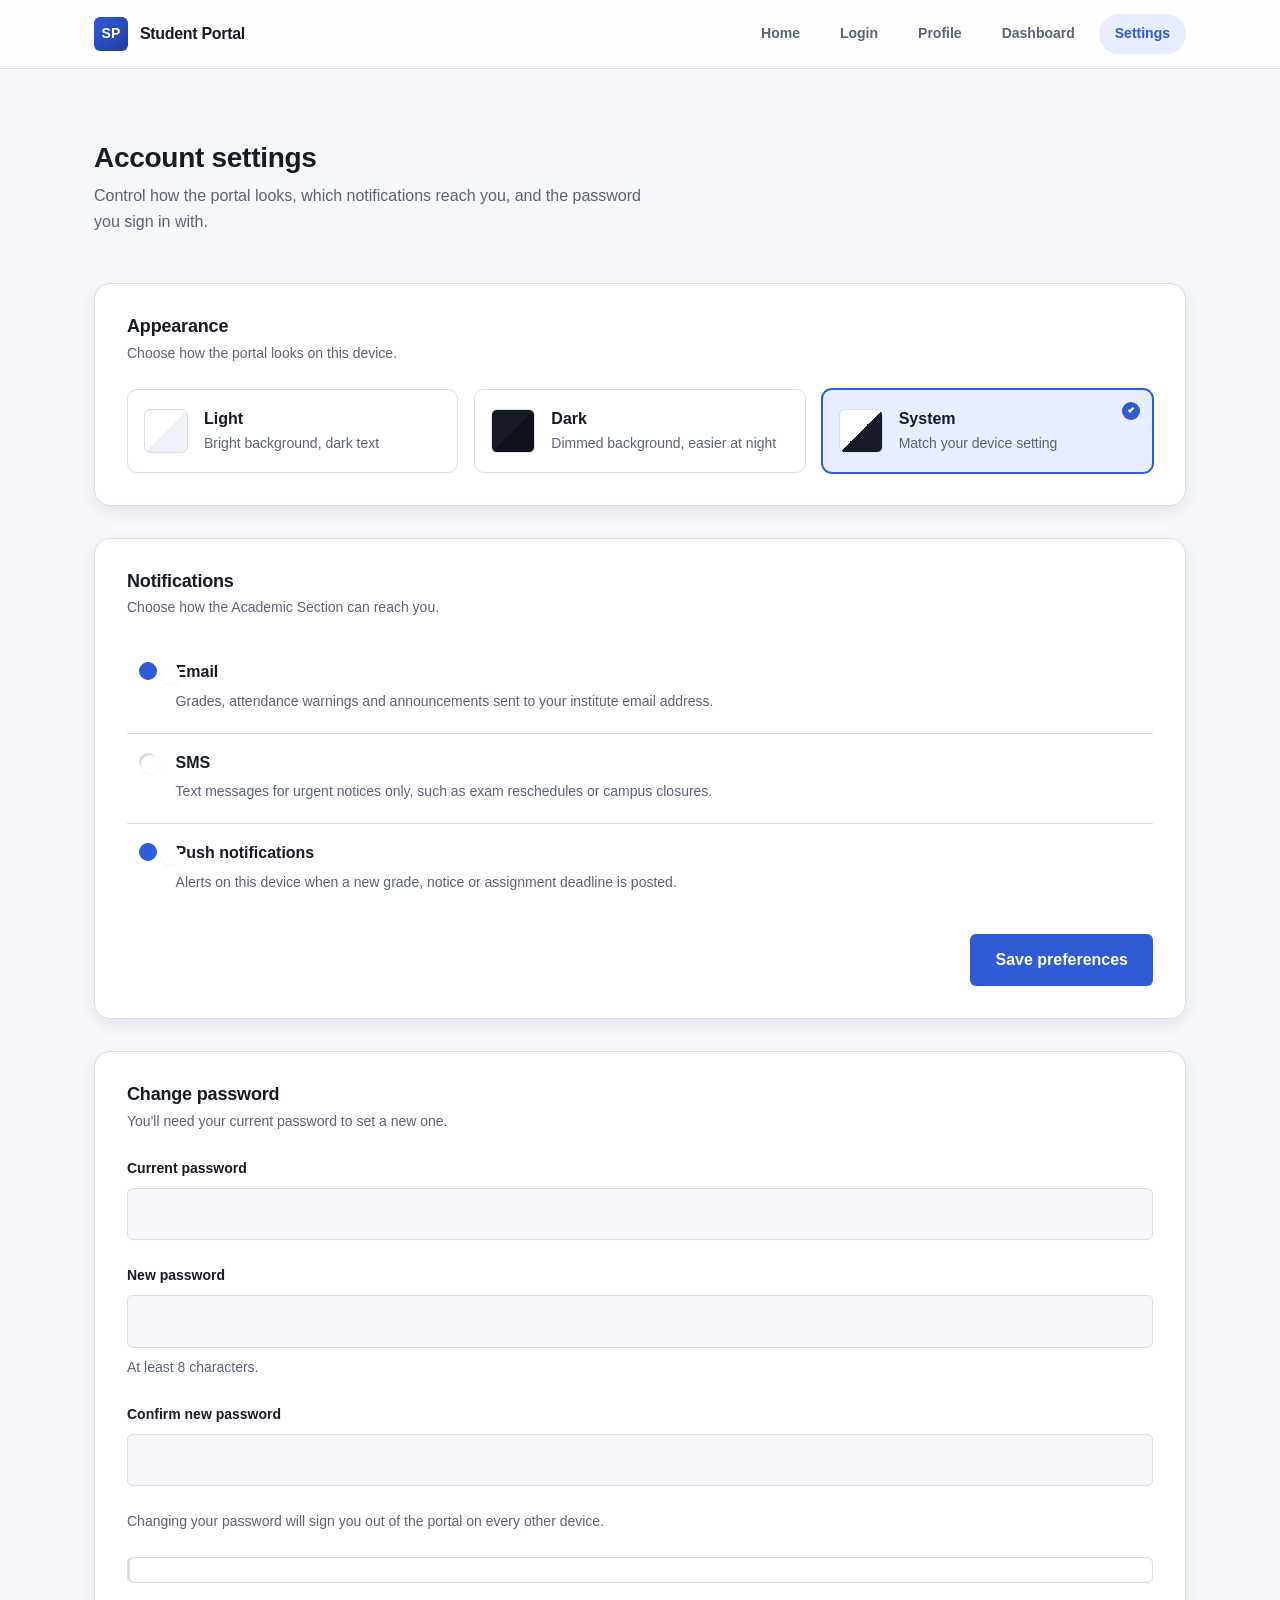
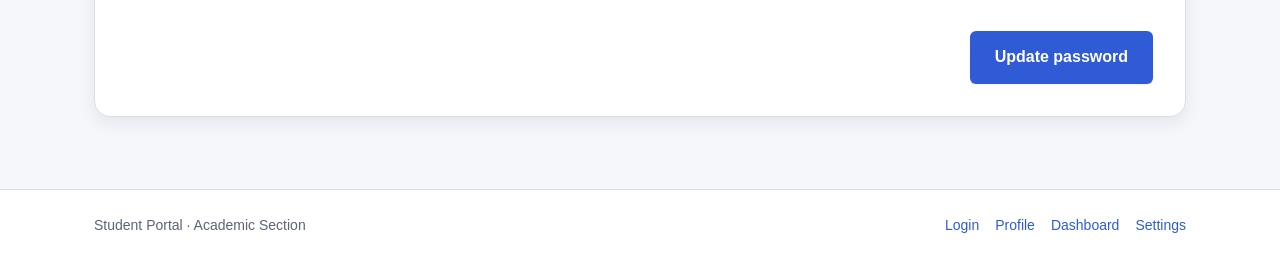
<file: settings.html>
<!DOCTYPE html>
<html lang="en">
<head>
  <meta charset="UTF-8" />
  <meta name="viewport" content="width=device-width, initial-scale=1.0" />
  <meta name="description" content="Manage your Student Portal appearance, notification and password settings." />
  <title>Account settings · Student Portal</title>
  <link rel="stylesheet" href="styles/main.css" />
  <style>
    /* Settings styling lives here for now: styles/main.css has no settings section yet. */

    /* Visually hidden but still announced by screen readers — used for the
       fieldset legends, since the card heading above each fieldset already
       gives sighted users the equivalent label. */
    .sr-only {
      position: absolute;
      width: 1px;
      height: 1px;
      padding: 0;
      margin: -1px;
      overflow: hidden;
      clip: rect(0, 0, 0, 0);
      white-space: nowrap;
      border: 0;
    }

    .settings {
      padding-block: var(--space-8);
    }

    .settings-header {
      max-width: 62ch;
      margin-bottom: var(--space-7);
    }

    .settings-title {
      margin-bottom: var(--space-2);
      font-size: var(--fs-2xl);
    }

    .settings-lede {
      margin: 0;
      color: var(--color-text-muted);
    }

    .settings-groups {
      display: flex;
      flex-direction: column;
      gap: var(--space-6);
    }

    .settings-card {
      padding: var(--space-6);
      background: var(--color-surface);
      border: 1px solid var(--color-border);
      border-radius: var(--radius-lg);
      box-shadow: var(--shadow-md);
    }

    .settings-card-head {
      margin-bottom: var(--space-5);
    }

    .settings-card-title {
      margin: 0 0 var(--space-1);
      font-size: var(--fs-lg);
    }

    .settings-card-lede {
      margin: 0;
      color: var(--color-text-muted);
      font-size: var(--fs-sm);
    }

    fieldset.settings-fieldset {
      margin: 0;
      padding: 0;
      border: 0;
    }

    /* --- Theme preference --- */

    .theme-options {
      display: grid;
      grid-template-columns: repeat(auto-fit, minmax(180px, 1fr));
      gap: var(--space-4);
    }

    .theme-option {
      position: relative;
    }

    .theme-option-input {
      position: absolute;
      opacity: 0;
      width: 1px;
      height: 1px;
    }

    .theme-option-card {
      display: flex;
      align-items: center;
      gap: var(--space-4);
      padding: var(--space-4);
      border: 1px solid var(--color-border);
      border-radius: var(--radius-md);
      cursor: pointer;
      transition: border-color var(--transition), box-shadow var(--transition),
                  background-color var(--transition);
    }

    .theme-option-input:checked + .theme-option-card {
      border-color: var(--color-primary);
      background: var(--color-primary-light);
      box-shadow: 0 0 0 1px var(--color-primary);
    }

    .theme-option-input:focus-visible + .theme-option-card {
      outline: 3px solid var(--color-accent);
      outline-offset: 2px;
    }

    .theme-option-swatch {
      flex-shrink: 0;
      width: 44px;
      height: 44px;
      border-radius: var(--radius-sm);
      border: 1px solid var(--color-border);
    }

    .theme-option-swatch.is-light {
      background: linear-gradient(135deg, #ffffff 50%, #eef1f8 50%);
    }

    .theme-option-swatch.is-dark {
      background: linear-gradient(135deg, #161a26 50%, #0f121b 50%);
    }

    .theme-option-swatch.is-system {
      background: linear-gradient(135deg, #ffffff 50%, #161a26 50%);
    }

    .theme-option-name {
      display: block;
      font-weight: 700;
    }

    .theme-option-desc {
      display: block;
      color: var(--color-text-muted);
      font-size: var(--fs-sm);
    }

    /* --- Notification preferences --- */

    .notification-list {
      display: flex;
      flex-direction: column;
      gap: var(--space-1);
    }

    .notification-option {
      display: flex;
      align-items: flex-start;
      gap: var(--space-4);
      padding: var(--space-4) var(--space-2);
      border-top: 1px solid var(--color-border);
    }

    .notification-option:first-child {
      border-top: 0;
    }

    .notification-checkbox {
      flex-shrink: 0;
      width: 1.1rem;
      height: 1.1rem;
      margin-top: 0.2rem;
      accent-color: var(--color-primary);
      cursor: pointer;
    }

    .notification-copy {
      display: flex;
      flex-direction: column;
      gap: var(--space-1);
    }

    .notification-label {
      font-weight: 700;
      cursor: pointer;
    }

    .notification-desc {
      margin: 0;
      color: var(--color-text-muted);
      font-size: var(--fs-sm);
    }

    /* --- Password form --- */

    .password-form .field:last-of-type {
      margin-bottom: var(--space-2);
    }

    .password-hint {
      margin: 0 0 var(--space-5);
      color: var(--color-text-muted);
      font-size: var(--fs-sm);
    }

    .settings-card-foot {
      display: flex;
      justify-content: flex-end;
      margin-top: var(--space-5);
    }

    @media (max-width: 560px) {
      .settings-card-foot {
        justify-content: stretch;
      }

      .settings-card-foot .btn {
        width: 100%;
      }
    }
  </style>
</head>
<body data-page="settings">
  <a class="skip-link" href="#main">Skip to content</a>

  <header class="site-header">
    <div class="container header-inner">
      <a class="brand" href="index.html">
        <span class="brand-mark" aria-hidden="true">SP</span>
        <span class="brand-text">Student Portal</span>
      </a>

      <!-- Shared navigation is rendered here by scripts/nav.js -->
      <div id="app-nav"></div>
    </div>
  </header>

  <main id="main">
    <section class="settings container">
      <header class="settings-header">
        <h1 class="settings-title">Account settings</h1>
        <p class="settings-lede">
          Control how the portal looks, which notifications reach you, and the password you
          sign in with.
        </p>
      </header>

      <div class="settings-groups">
        <article class="settings-card" aria-labelledby="theme-title">
          <div class="settings-card-head">
            <h2 class="settings-card-title" id="theme-title">Appearance</h2>
            <p class="settings-card-lede">Choose how the portal looks on this device.</p>
          </div>

          <fieldset class="settings-fieldset">
            <legend class="sr-only">Theme preference</legend>
            <div class="theme-options">
              <div class="theme-option">
                <input
                  class="theme-option-input"
                  type="radio"
                  id="theme-light"
                  name="theme"
                  value="light"
                />
                <label class="theme-option-card" for="theme-light">
                  <span class="theme-option-swatch is-light" aria-hidden="true"></span>
                  <span>
                    <span class="theme-option-name">Light</span>
                    <span class="theme-option-desc">Bright background, dark text</span>
                  </span>
                </label>
              </div>

              <div class="theme-option">
                <input
                  class="theme-option-input"
                  type="radio"
                  id="theme-dark"
                  name="theme"
                  value="dark"
                  checked
                />
                <label class="theme-option-card" for="theme-dark">
                  <span class="theme-option-swatch is-dark" aria-hidden="true"></span>
                  <span>
                    <span class="theme-option-name">Dark</span>
                    <span class="theme-option-desc">Dimmed background, easier at night</span>
                  </span>
                </label>
              </div>

              <div class="theme-option">
                <input
                  class="theme-option-input"
                  type="radio"
                  id="theme-system"
                  name="theme"
                  value="system"
                />
                <label class="theme-option-card" for="theme-system">
                  <span class="theme-option-swatch is-system" aria-hidden="true"></span>
                  <span>
                    <span class="theme-option-name">System</span>
                    <span class="theme-option-desc">Match your device setting</span>
                  </span>
                </label>
              </div>
            </div>
          </fieldset>
        </article>

        <article class="settings-card" aria-labelledby="notifications-title">
          <div class="settings-card-head">
            <h2 class="settings-card-title" id="notifications-title">Notifications</h2>
            <p class="settings-card-lede">Choose how the Academic Section can reach you.</p>
          </div>

          <fieldset class="settings-fieldset">
            <legend class="sr-only">Notification channels</legend>
            <div class="notification-list">
              <div class="notification-option">
                <input
                  class="notification-checkbox"
                  type="checkbox"
                  id="notify-email"
                  name="notifications"
                  value="email"
                  checked
                />
                <div class="notification-copy">
                  <label class="notification-label" for="notify-email">Email</label>
                  <p class="notification-desc">
                    Grades, attendance warnings and announcements sent to your institute
                    email address.
                  </p>
                </div>
              </div>

              <div class="notification-option">
                <input
                  class="notification-checkbox"
                  type="checkbox"
                  id="notify-sms"
                  name="notifications"
                  value="sms"
                />
                <div class="notification-copy">
                  <label class="notification-label" for="notify-sms">SMS</label>
                  <p class="notification-desc">
                    Text messages for urgent notices only, such as exam reschedules or
                    campus closures.
                  </p>
                </div>
              </div>

              <div class="notification-option">
                <input
                  class="notification-checkbox"
                  type="checkbox"
                  id="notify-push"
                  name="notifications"
                  value="push"
                  checked
                />
                <div class="notification-copy">
                  <label class="notification-label" for="notify-push">Push notifications</label>
                  <p class="notification-desc">
                    Alerts on this device when a new grade, notice or assignment deadline is
                    posted.
                  </p>
                </div>
              </div>
            </div>
          </fieldset>

          <div class="settings-card-foot">
            <button class="btn btn-primary" type="button">Save preferences</button>
          </div>
        </article>

        <article class="settings-card" aria-labelledby="password-title">
          <div class="settings-card-head">
            <h2 class="settings-card-title" id="password-title">Change password</h2>
            <p class="settings-card-lede">
              You'll need your current password to set a new one.
            </p>
          </div>

          <form class="password-form" id="password-form" novalidate>
            <div class="field">
              <label class="field-label" for="current-password">Current password</label>
              <input
                class="field-input"
                id="current-password"
                name="currentPassword"
                type="password"
                autocomplete="current-password"
                required
              />
              <span class="field-error" data-error-for="currentPassword" role="alert" hidden></span>
            </div>

            <div class="field">
              <label class="field-label" for="new-password">New password</label>
              <input
                class="field-input"
                id="new-password"
                name="newPassword"
                type="password"
                autocomplete="new-password"
                minlength="8"
                required
              />
              <span class="field-hint">At least 8 characters.</span>
              <span class="field-error" data-error-for="newPassword" role="alert" hidden></span>
            </div>

            <div class="field">
              <label class="field-label" for="confirm-password">Confirm new password</label>
              <input
                class="field-input"
                id="confirm-password"
                name="confirmPassword"
                type="password"
                autocomplete="new-password"
                minlength="8"
                required
              />
              <span class="field-error" data-error-for="confirmPassword" role="alert" hidden></span>
            </div>

            <p class="password-hint">
              Changing your password will sign you out of the portal on every other device.
            </p>

            <div class="settings-card-foot">
              <button class="btn btn-primary" type="submit">Update password</button>
            </div>
          </form>
        </article>
      </div>
    </section>
  </main>

  <footer class="site-footer">
    <div class="container footer-inner">
      <p class="footer-note">Student Portal · Academic Section</p>
      <nav aria-label="Footer">
        <ul class="footer-list">
          <li><a href="login.html">Login</a></li>
          <li><a href="profile.html">Profile</a></li>
          <li><a href="dashboard.html">Dashboard</a></li>
          <li><a href="settings.html">Settings</a></li>
        </ul>
      </nav>
    </div>
  </footer>

  <script src="scripts/utils.js"></script>
  <script src="scripts/nav.js"></script>
  <script src="scripts/app.js"></script>
  <script src="scripts/settings.js"></script>
</body>
</html>
</file>
<file: styles/main.css>
/* ==========================================================================
   Student Portal — base stylesheet
   1. Design tokens
   2. Reset & base elements
   3. Layout helpers
   4. Header / navigation
   5. Buttons
   6. Hero
   7. Sections, cards, callout
   8. Footer
   9. Forms & auth
  10. Responsive
  11. Profile page
  12. Dashboard page
  13. Settings page
   ========================================================================== */

/* 1. Design tokens ------------------------------------------------------- */

:root {
  /* Brand */
  --color-primary: #2f5bd7;
  --color-primary-dark: #1f3fa0;
  --color-primary-light: #e8eeff;
  --color-accent: #f0a500;

  /* Neutrals */
  --color-bg: #f6f7fb;
  --color-surface: #ffffff;
  --color-surface-alt: #eef1f8;
  --color-border: #d9dee9;
  --color-text: #171b26;
  --color-text-muted: #5c6478;
  --color-text-inverse: #ffffff;

  /* Status */
  --color-success: #1f8a4c;
  --color-warning: #b26a00;
  --color-danger: #c22f3a;

  /* Typography */
  --font-sans: "Segoe UI", Roboto, "Helvetica Neue", Arial, sans-serif;
  --font-mono: "SFMono-Regular", Consolas, "Liberation Mono", monospace;
  --fs-sm: 0.875rem;
  --fs-base: 1rem;
  --fs-lg: 1.125rem;
  --fs-xl: 1.375rem;
  --fs-2xl: 1.75rem;
  --fs-3xl: clamp(2rem, 1.4rem + 2.6vw, 3.1rem);
  --lh-tight: 1.2;
  --lh-base: 1.65;

  /* Spacing scale */
  --space-1: 0.25rem;
  --space-2: 0.5rem;
  --space-3: 0.75rem;
  --space-4: 1rem;
  --space-5: 1.5rem;
  --space-6: 2rem;
  --space-7: 3rem;
  --space-8: 4.5rem;

  /* Shape & depth */
  --radius-sm: 6px;
  --radius-md: 10px;
  --radius-lg: 16px;
  --shadow-sm: 0 1px 2px rgba(23, 27, 38, 0.06);
  --shadow-md: 0 6px 18px rgba(23, 27, 38, 0.08);
  --shadow-lg: 0 18px 40px rgba(23, 27, 38, 0.12);

  /* Layout */
  --container-max: 1140px;
  --header-height: 68px;

  /* Motion */
  --transition: 180ms ease;
}

@media (prefers-color-scheme: dark) {
  :root {
    --color-primary: #7d9dff;
    --color-primary-dark: #a9beff;
    --color-primary-light: #1c2440;
    --color-bg: #0f121b;
    --color-surface: #161a26;
    --color-surface-alt: #1d2231;
    --color-border: #2a3145;
    --color-text: #edf0f7;
    --color-text-muted: #a3abc0;
    --color-text-inverse: #0f121b;
    --shadow-sm: 0 1px 2px rgba(0, 0, 0, 0.4);
    --shadow-md: 0 6px 18px rgba(0, 0, 0, 0.45);
    --shadow-lg: 0 18px 40px rgba(0, 0, 0, 0.55);
  }
}

/* 2. Reset & base elements ----------------------------------------------- */

*,
*::before,
*::after {
  box-sizing: border-box;
}

html {
  -webkit-text-size-adjust: 100%;
  scroll-behavior: smooth;
}

body {
  margin: 0;
  font-family: var(--font-sans);
  font-size: var(--fs-base);
  line-height: var(--lh-base);
  color: var(--color-text);
  background-color: var(--color-bg);
  -webkit-font-smoothing: antialiased;
}

h1, h2, h3, h4 {
  margin: 0 0 var(--space-3);
  line-height: var(--lh-tight);
  font-weight: 650;
  letter-spacing: -0.01em;
}

p {
  margin: 0 0 var(--space-4);
}

a {
  color: var(--color-primary);
  text-decoration: none;
}

a:hover {
  text-decoration: underline;
}

ul {
  margin: 0;
  padding: 0;
  list-style: none;
}

img {
  max-width: 100%;
  display: block;
}

:focus-visible {
  outline: 3px solid var(--color-accent);
  outline-offset: 2px;
  border-radius: var(--radius-sm);
}

.skip-link {
  position: absolute;
  left: -9999px;
  top: 0;
  z-index: 100;
  padding: var(--space-3) var(--space-4);
  background: var(--color-surface);
  border-radius: 0 0 var(--radius-sm) 0;
  box-shadow: var(--shadow-md);
}

.skip-link:focus {
  left: 0;
}

@media (prefers-reduced-motion: reduce) {
  html { scroll-behavior: auto; }
  *, *::before, *::after {
    animation-duration: 0.01ms !important;
    transition-duration: 0.01ms !important;
  }
}

/* 3. Layout helpers ------------------------------------------------------- */

.container {
  width: 100%;
  max-width: var(--container-max);
  margin-inline: auto;
  padding-inline: var(--space-5);
}

.section {
  padding-block: var(--space-8);
}

.section-title {
  font-size: var(--fs-2xl);
}

.section-lede {
  max-width: 62ch;
  color: var(--color-text-muted);
  font-size: var(--fs-lg);
  margin-bottom: var(--space-6);
}

/* 4. Header / navigation -------------------------------------------------- */

.site-header {
  position: sticky;
  top: 0;
  z-index: 50;
  background: color-mix(in srgb, var(--color-surface) 88%, transparent);
  backdrop-filter: saturate(160%) blur(10px);
  border-bottom: 1px solid var(--color-border);
}

.header-inner {
  min-height: var(--header-height);
  display: flex;
  align-items: center;
  justify-content: space-between;
  gap: var(--space-4);
}

.brand {
  display: inline-flex;
  align-items: center;
  gap: var(--space-3);
  color: var(--color-text);
  font-weight: 700;
  letter-spacing: -0.02em;
}

.brand:hover {
  text-decoration: none;
}

.brand-mark {
  display: grid;
  place-items: center;
  width: 34px;
  height: 34px;
  border-radius: var(--radius-sm);
  background: linear-gradient(135deg, var(--color-primary), var(--color-primary-dark));
  color: #fff;
  font-size: var(--fs-sm);
  font-weight: 700;
  letter-spacing: 0.02em;
}

.nav-list {
  display: flex;
  align-items: center;
  gap: var(--space-2);
}

.nav-link {
  display: block;
  padding: var(--space-2) var(--space-4);
  border-radius: 999px;
  color: var(--color-text-muted);
  font-size: var(--fs-sm);
  font-weight: 600;
  transition: color var(--transition), background-color var(--transition);
}

.nav-link:hover {
  color: var(--color-text);
  background: var(--color-surface-alt);
  text-decoration: none;
}

.nav-link.is-active {
  color: var(--color-primary);
  background: var(--color-primary-light);
}

.nav-toggle {
  display: none;
  flex-direction: column;
  justify-content: center;
  gap: 5px;
  width: 42px;
  height: 42px;
  padding: 0 10px;
  border: 1px solid var(--color-border);
  border-radius: var(--radius-sm);
  background: var(--color-surface);
  cursor: pointer;
}

.nav-toggle-bar {
  height: 2px;
  border-radius: 2px;
  background: var(--color-text);
}

/* 5. Buttons -------------------------------------------------------------- */

.btn {
  display: inline-flex;
  align-items: center;
  justify-content: center;
  padding: var(--space-3) var(--space-5);
  border: 1px solid transparent;
  border-radius: var(--radius-sm);
  font: inherit;
  font-weight: 600;
  cursor: pointer;
  transition: transform var(--transition), background-color var(--transition),
              border-color var(--transition), box-shadow var(--transition);
}

.btn:hover {
  text-decoration: none;
  transform: translateY(-1px);
}

.btn:active {
  transform: translateY(0);
}

.btn-primary {
  background: var(--color-primary);
  color: #fff;
  box-shadow: var(--shadow-sm);
}

.btn-primary:hover {
  background: var(--color-primary-dark);
  box-shadow: var(--shadow-md);
}

.btn-ghost {
  background: transparent;
  border-color: var(--color-border);
  color: var(--color-text);
}

.btn-ghost:hover {
  border-color: var(--color-primary);
  color: var(--color-primary);
}

/* Form submit buttons spend time disabled while a request is in flight. */
.btn:disabled,
.btn[aria-disabled="true"] {
  opacity: 0.6;
  cursor: not-allowed;
}

.btn:disabled:hover,
.btn[aria-disabled="true"]:hover {
  transform: none;
  box-shadow: var(--shadow-sm);
}

@media (prefers-reduced-motion: reduce) {
  .btn,
  .btn:hover {
    transform: none;
    transition: background-color var(--transition), border-color var(--transition);
  }
}

/* 6. Hero ----------------------------------------------------------------- */

.hero {
  padding-block: var(--space-8);
  background:
    radial-gradient(900px 420px at 8% -10%,
      color-mix(in srgb, var(--color-primary) 16%, transparent), transparent 65%),
    radial-gradient(700px 380px at 95% 0%,
      color-mix(in srgb, var(--color-accent) 14%, transparent), transparent 60%);
  border-bottom: 1px solid var(--color-border);
}

.hero-inner {
  display: grid;
  grid-template-columns: minmax(0, 1.35fr) minmax(0, 1fr);
  gap: var(--space-7);
  align-items: center;
}

.eyebrow {
  margin-bottom: var(--space-3);
  color: var(--color-primary);
  font-size: var(--fs-sm);
  font-weight: 700;
  letter-spacing: 0.08em;
  text-transform: uppercase;
}

.hero-title {
  font-size: var(--fs-3xl);
  margin-bottom: var(--space-4);
}

.hero-lede {
  max-width: 56ch;
  font-size: var(--fs-lg);
  color: var(--color-text-muted);
}

.hero-actions {
  display: flex;
  flex-wrap: wrap;
  gap: var(--space-3);
  margin-block: var(--space-5) var(--space-4);
}

.hero-note {
  margin: 0;
  font-size: var(--fs-sm);
  color: var(--color-text-muted);
}

.hero-card {
  padding: var(--space-5);
  background: var(--color-surface);
  border: 1px solid var(--color-border);
  border-radius: var(--radius-lg);
  box-shadow: var(--shadow-lg);
}

.hero-card-title {
  font-size: var(--fs-xl);
  margin-bottom: var(--space-4);
}

.glance-item {
  display: flex;
  flex-direction: column;
  gap: var(--space-1);
  padding-block: var(--space-3);
  border-top: 1px solid var(--color-border);
}

.glance-item:first-child {
  border-top: 0;
  padding-top: 0;
}

.glance-label {
  font-size: var(--fs-sm);
  font-weight: 700;
  color: var(--color-text-muted);
  text-transform: uppercase;
  letter-spacing: 0.05em;
}

.glance-value {
  font-weight: 600;
}

.glance-foot {
  margin: var(--space-4) 0 0;
  font-size: var(--fs-sm);
  color: var(--color-text-muted);
}

/* 7. Sections, cards, callout --------------------------------------------- */

.feature-grid {
  display: grid;
  grid-template-columns: repeat(auto-fit, minmax(240px, 1fr));
  gap: var(--space-5);
}

.feature-card {
  padding: var(--space-5);
  background: var(--color-surface);
  border: 1px solid var(--color-border);
  border-radius: var(--radius-md);
  box-shadow: var(--shadow-sm);
  transition: transform var(--transition), box-shadow var(--transition),
              border-color var(--transition);
}

.feature-card:hover {
  transform: translateY(-3px);
  border-color: color-mix(in srgb, var(--color-primary) 45%, var(--color-border));
  box-shadow: var(--shadow-md);
}

.feature-title {
  font-size: var(--fs-lg);
}

.feature-text {
  margin: 0;
  color: var(--color-text-muted);
}

.callout {
  margin-top: var(--space-6);
  padding: var(--space-5);
  background: var(--color-primary-light);
  border-left: 4px solid var(--color-primary);
  border-radius: var(--radius-md);
}

.callout-title {
  font-size: var(--fs-lg);
}

.callout-text {
  margin: 0;
  max-width: 72ch;
}

/* 8. Footer --------------------------------------------------------------- */

.site-footer {
  border-top: 1px solid var(--color-border);
  background: var(--color-surface);
  padding-block: var(--space-5);
}

.footer-inner {
  display: flex;
  flex-wrap: wrap;
  align-items: center;
  justify-content: space-between;
  gap: var(--space-4);
}

.footer-note {
  margin: 0;
  color: var(--color-text-muted);
  font-size: var(--fs-sm);
}

.footer-list {
  display: flex;
  flex-wrap: wrap;
  gap: var(--space-4);
  font-size: var(--fs-sm);
}

/* 9. Forms & auth ---------------------------------------------------------- */

/* Centring wrapper for single-card pages (login, password reset).
   The header and footer are subtracted so the card sits optically centred
   in what is left of the viewport rather than in the whole page. */
.auth {
  display: grid;
  place-items: center;
  min-height: calc(100vh - var(--header-height) - 90px);
  padding: var(--space-7) var(--space-5);
}

.auth-card {
  width: 100%;
  max-width: 26rem;
  padding: var(--space-6);
  background: var(--color-surface);
  border: 1px solid var(--color-border);
  border-radius: var(--radius-lg);
  box-shadow: var(--shadow-md);
}

.auth-title {
  margin-bottom: var(--space-2);
  font-size: var(--fs-2xl);
}

.auth-lede {
  margin-bottom: var(--space-6);
  color: var(--color-text-muted);
  font-size: var(--fs-sm);
}

.auth-submit {
  width: 100%;
}

.auth-foot {
  margin: var(--space-5) 0 0;
  padding-top: var(--space-5);
  border-top: 1px solid var(--color-border);
  color: var(--color-text-muted);
  font-size: var(--fs-sm);
  text-align: center;
}

/* --- Fields --- */

.field {
  margin-bottom: var(--space-5);
}

.field-label {
  display: block;
  margin-bottom: var(--space-2);
  font-size: var(--fs-sm);
  font-weight: 600;
}

.field-input,
.field-select,
.field-textarea {
  width: 100%;
  padding: var(--space-3) var(--space-4);
  font: inherit;
  color: var(--color-text);
  background: var(--color-bg);
  border: 1px solid var(--color-border);
  border-radius: var(--radius-sm);
  transition: border-color var(--transition), box-shadow var(--transition);
}

.field-textarea {
  min-height: 7rem;
  resize: vertical;
}

.field-input::placeholder,
.field-textarea::placeholder {
  color: var(--color-text-muted);
  opacity: 0.75;
}

/* The ring replaces the global :focus-visible outline on inputs, which would
   otherwise sit outside the rounded border and look detached. */
.field-input:focus,
.field-select:focus,
.field-textarea:focus {
  outline: none;
  border-color: var(--color-primary);
  box-shadow: 0 0 0 3px var(--color-primary-light);
}

.field-input:disabled,
.field-select:disabled,
.field-textarea:disabled {
  background: var(--color-surface-alt);
  color: var(--color-text-muted);
  cursor: not-allowed;
}

/* Set by scripts/auth.js when a check fails. */
.field-input.is-invalid,
.field-select.is-invalid,
.field-textarea.is-invalid {
  border-color: var(--color-danger);
}

.field-input.is-invalid:focus,
.field-select.is-invalid:focus,
.field-textarea.is-invalid:focus {
  box-shadow: 0 0 0 3px color-mix(in srgb, var(--color-danger) 22%, transparent);
}

/* --- Messages --- */

/* Rendered into [data-error-for="<field>"]; scripts toggle `hidden`, so the
   display value here only applies while a message is present. */
.field-error {
  display: block;
  margin-top: var(--space-2);
  color: var(--color-danger);
  font-size: var(--fs-sm);
  font-weight: 500;
}

.field-error[hidden] {
  display: none;
}

.field-hint {
  display: block;
  margin-top: var(--space-2);
  color: var(--color-text-muted);
  font-size: var(--fs-sm);
}

.form-message {
  margin-bottom: var(--space-5);
  padding: var(--space-3) var(--space-4);
  border: 1px solid var(--color-border);
  border-left-width: 3px;
  border-radius: var(--radius-sm);
  font-size: var(--fs-sm);
}

.form-message-error {
  border-left-color: var(--color-danger);
  background: color-mix(in srgb, var(--color-danger) 8%, var(--color-surface));
  color: var(--color-danger);
}

.form-message-success {
  border-left-color: var(--color-success);
  background: color-mix(in srgb, var(--color-success) 8%, var(--color-surface));
  color: var(--color-success);
}

/* --- Inline row (remember me / forgot password) --- */

.field-row {
  display: flex;
  align-items: center;
  justify-content: space-between;
  gap: var(--space-4);
  margin-bottom: var(--space-5);
  font-size: var(--fs-sm);
}

.field-check {
  display: inline-flex;
  align-items: center;
  gap: var(--space-2);
  color: var(--color-text-muted);
  cursor: pointer;
}

.field-check input {
  width: 1rem;
  height: 1rem;
  margin: 0;
  accent-color: var(--color-primary);
  cursor: pointer;
}

/* 10. Responsive ---------------------------------------------------------- */

@media (max-width: 900px) {
  .hero-inner {
    grid-template-columns: 1fr;
  }
}

@media (max-width: 720px) {
  .nav-toggle {
    display: flex;
  }

  .nav {
    position: absolute;
    left: 0;
    right: 0;
    top: 100%;
    display: none;
    padding: var(--space-3) var(--space-5) var(--space-5);
    background: var(--color-surface);
    border-bottom: 1px solid var(--color-border);
    box-shadow: var(--shadow-md);
  }

  .nav.is-open {
    display: block;
  }

  .nav-list {
    flex-direction: column;
    align-items: stretch;
    gap: var(--space-1);
  }

  .nav-link {
    border-radius: var(--radius-sm);
    padding: var(--space-3) var(--space-4);
    font-size: var(--fs-base);
  }

  .header-inner {
    position: relative;
  }

  .section,
  .hero {
    padding-block: var(--space-7);
  }

  .hero-actions .btn {
    flex: 1 1 100%;
  }

  .auth {
    padding: var(--space-6) var(--space-4);
  }

  .auth-card {
    padding: var(--space-5);
  }

  /* Stack "keep me signed in" above the reset link on narrow screens. */
  .field-row {
    flex-direction: column;
    align-items: flex-start;
    gap: var(--space-3);
  }
}

/* 11. Profile page --------------------------------------------------------
   Complements the inline <style> block on profile.html: general polish for
   the avatar, the view/edit field states profile.js switches between, and
   the Edit/Save/Cancel toolbar it injects. */

/* --- Centered card variant ---
   Apply `profile-card--center` alongside `profile-card` for a classic
   centered layout (avatar stacked above the name) instead of the default
   side-by-side header. */
.profile-card--center {
  max-width: 30rem;
  margin-inline: auto;
  text-align: center;
}

.profile-card--center .profile-header,
.profile-card--center .profile-avatar {
  margin-inline: auto;
}

.profile-card--center .profile-header {
  flex-direction: column;
  align-items: center;
}

.profile-card--center .profile-fields {
  text-align: left;
}

/* --- Avatar --- */

.profile-avatar {
  position: relative;
  transition: transform var(--transition), box-shadow var(--transition);
}

.profile-avatar:hover {
  transform: scale(1.05);
  box-shadow: var(--shadow-md);
}

/* Fallback silhouette for an avatar with no initials set — a simple
   head-and-shoulders shape built from two circles, no image required. */
.profile-avatar.is-placeholder {
  background: var(--color-surface-alt);
  color: transparent;
}

.profile-avatar.is-placeholder::before,
.profile-avatar.is-placeholder::after {
  content: '';
  position: absolute;
  background: var(--color-border);
}

.profile-avatar.is-placeholder::before {
  top: 22%;
  width: 34%;
  height: 34%;
  border-radius: 50%;
}

.profile-avatar.is-placeholder::after {
  bottom: -18%;
  width: 68%;
  height: 46%;
  border-radius: 50% 50% 0 0;
}

/* --- View-mode field values --- */

.profile-field-value {
  position: relative;
  transition: color var(--transition);
}

/* --- Edit-mode inputs ---
   profile.js gives each editing <input> the shared .field-input class and
   inserts it right after the (now-hidden) display element, so this is
   what "edit mode" actually looks like on screen. */
.profile-field .field-input {
  animation: profile-field-in 220ms ease;
}

@keyframes profile-field-in {
  from {
    opacity: 0;
    transform: translateY(-4px);
  }
  to {
    opacity: 1;
    transform: translateY(0);
  }
}

/* --- Edit toolbar --- */

#profile-edit-toolbar {
  transition: opacity var(--transition);
}

#profile-edit-toggle,
#profile-cancel-btn,
#profile-save-btn {
  transition: transform var(--transition), background-color var(--transition),
              border-color var(--transition), box-shadow var(--transition),
              opacity var(--transition);
}

/* Save gets its own accent so it reads as the primary action even though
   it reuses .btn-primary as a base. */
#profile-save-btn {
  background: var(--color-success);
  border-color: var(--color-success);
}

#profile-save-btn:hover {
  background: color-mix(in srgb, var(--color-success) 85%, black);
  border-color: color-mix(in srgb, var(--color-success) 85%, black);
  box-shadow: var(--shadow-md);
  transform: translateY(-1px);
}

#profile-save-btn:active {
  transform: translateY(0);
}

#profile-cancel-btn:hover {
  border-color: var(--color-danger);
  color: var(--color-danger);
}

/* 12. Dashboard page -------------------------------------------------------
   Centralizes the styling that dashboard.html currently duplicates in its
   own inline <style> block, plus the pieces dashboard.js expects that
   weren't styled anywhere yet: progress bars and the GPA badge. Rules here
   share selectors with that inline block; the cascade order means the
   page's own <style> (which loads after this file) still wins wherever
   both define a rule, so this is safe to include without any visual
   change until that inline block is trimmed down. */

.dashboard {
  padding-block: var(--space-8);
}

.dashboard-welcome {
  display: flex;
  flex-wrap: wrap;
  align-items: center;
  justify-content: space-between;
  gap: var(--space-4);
  margin-bottom: var(--space-7);
}

.dashboard-welcome-title {
  margin-bottom: var(--space-1);
  font-size: var(--fs-2xl);
}

.dashboard-welcome-meta {
  margin: 0;
  color: var(--color-text-muted);
  font-size: var(--fs-sm);
}

.dashboard-section {
  margin-bottom: var(--space-8);
}

.dashboard-section-head {
  display: flex;
  flex-wrap: wrap;
  align-items: baseline;
  justify-content: space-between;
  gap: var(--space-3);
  margin-bottom: var(--space-5);
}

.dashboard-section-title {
  font-size: var(--fs-xl);
  margin-bottom: var(--space-1);
}

.dashboard-section-lede {
  margin: 0;
  color: var(--color-text-muted);
  font-size: var(--fs-sm);
}

/* --- GPA badge ---
   Populated by dashboard.js into #dashboard-gpa: a label span and a
   number span, laid out as a single pill between the welcome text and the
   "View profile" link. */
.dashboard-gpa {
  display: inline-flex;
  align-items: center;
  gap: var(--space-3);
  padding: var(--space-2) var(--space-5);
  background: var(--color-primary-light);
  border: 1px solid color-mix(in srgb, var(--color-primary) 30%, var(--color-border));
  border-radius: 999px;
  box-shadow: var(--shadow-sm);
}

.dashboard-gpa:empty {
  display: none;
}

.dashboard-gpa-label {
  font-size: var(--fs-sm);
  font-weight: 700;
  color: var(--color-primary);
  text-transform: uppercase;
  letter-spacing: 0.05em;
}

.dashboard-gpa-value {
  font-size: var(--fs-xl);
  font-weight: 700;
  color: var(--color-primary-dark);
  line-height: 1;
}

/* --- Course grid & cards --- */

.course-grid {
  display: grid;
  grid-template-columns: repeat(auto-fit, minmax(260px, 1fr));
  gap: var(--space-5);
}

.course-card {
  display: flex;
  flex-direction: column;
  gap: var(--space-4);
  padding: var(--space-5);
  background: var(--color-surface);
  border: 1px solid var(--color-border);
  border-radius: var(--radius-md);
  box-shadow: var(--shadow-sm);
  transition: transform var(--transition), box-shadow var(--transition),
              border-color var(--transition);
}

.course-card:hover {
  transform: translateY(-3px);
  border-color: color-mix(in srgb, var(--color-primary) 45%, var(--color-border));
  box-shadow: var(--shadow-md);
}

.course-card-head {
  display: flex;
  align-items: flex-start;
  justify-content: space-between;
  gap: var(--space-3);
}

.course-code {
  display: block;
  margin-bottom: var(--space-1);
  color: var(--color-text-muted);
  font-size: var(--fs-sm);
  font-weight: 700;
  letter-spacing: 0.04em;
  text-transform: uppercase;
}

.course-title {
  margin: 0;
  font-size: var(--fs-lg);
}

.course-grade {
  flex-shrink: 0;
  display: inline-block;
  padding: var(--space-1) var(--space-3);
  border-radius: 999px;
  background: var(--color-primary-light);
  color: var(--color-primary);
  font-size: var(--fs-sm);
  font-weight: 700;
  white-space: nowrap;
}

.course-grade.is-pending {
  background: var(--color-surface-alt);
  color: var(--color-text-muted);
}

.course-meta {
  display: flex;
  flex-wrap: wrap;
  gap: var(--space-4);
  margin: 0;
  padding-top: var(--space-3);
  border-top: 1px solid var(--color-border);
  font-size: var(--fs-sm);
  color: var(--color-text-muted);
}

.course-meta-item {
  display: flex;
  flex-direction: column;
  gap: var(--space-1);
}

.course-meta-label {
  font-size: 0.75rem;
  font-weight: 700;
  text-transform: uppercase;
  letter-spacing: 0.05em;
}

.course-meta-value {
  color: var(--color-text);
  font-weight: 600;
}

/* --- Progress bar ---
   Built by dashboard.js: .course-progress wraps a label row and the bar
   itself (.course-progress-track > .course-progress-fill, with the fill's
   width set inline as a percentage). Color is driven by a level modifier
   class — is-low / is-medium / is-high — so the bar reads as a status
   indicator, not just a loading meter. Add whichever class matches each
   course's progress band alongside .course-progress-fill (e.g. below 40%
   → is-low, 40–75% → is-medium, above 75% → is-high) to get the coded
   colors below; without one it falls back to the brand color. */

.course-progress {
  display: flex;
  flex-direction: column;
  gap: var(--space-2);
}

.course-progress-head {
  display: flex;
  align-items: baseline;
  justify-content: space-between;
  font-size: var(--fs-sm);
}

.course-progress-label {
  color: var(--color-text-muted);
  font-weight: 600;
}

.course-progress-value {
  font-weight: 700;
}

.course-progress-track {
  position: relative;
  width: 100%;
  height: 8px;
  overflow: hidden;
  background: var(--color-surface-alt);
  border-radius: 999px;
}

.course-progress-fill {
  height: 100%;
  border-radius: inherit;
  background: var(--color-primary);
  transition: width 420ms ease, background-color var(--transition);
}

.course-progress-fill.is-low {
  background: var(--color-danger);
}

.course-progress-fill.is-medium {
  background: var(--color-warning);
}

.course-progress-fill.is-high {
  background: var(--color-success);
}

.course-schedule {
  margin: 0;
  font-size: var(--fs-sm);
  color: var(--color-text-muted);
}

/* --- Announcements --- */

.announcement-list {
  display: flex;
  flex-direction: column;
  gap: var(--space-4);
}

.announcement-item {
  display: grid;
  grid-template-columns: 6.5rem 1fr;
  gap: var(--space-5);
  padding: var(--space-5);
  background: var(--color-surface);
  border: 1px solid var(--color-border);
  border-left: 4px solid var(--color-primary);
  border-radius: var(--radius-md);
  box-shadow: var(--shadow-sm);
  transition: transform var(--transition), box-shadow var(--transition);
}

.announcement-item:hover {
  transform: translateY(-2px);
  box-shadow: var(--shadow-md);
}

.announcement-item.is-urgent {
  border-left-color: var(--color-danger);
}

.announcement-date {
  display: flex;
  flex-direction: column;
  color: var(--color-text-muted);
  font-size: var(--fs-sm);
  font-weight: 600;
  line-height: var(--lh-tight);
}

.announcement-date-day {
  font-size: var(--fs-xl);
  font-weight: 700;
  color: var(--color-text);
}

.announcement-title {
  margin: 0 0 var(--space-2);
  font-size: var(--fs-lg);
}

.announcement-tag {
  display: inline-block;
  margin-bottom: var(--space-2);
  padding: 2px var(--space-3);
  border-radius: 999px;
  background: var(--color-surface-alt);
  color: var(--color-text-muted);
  font-size: 0.75rem;
  font-weight: 700;
  text-transform: uppercase;
  letter-spacing: 0.05em;
}

.announcement-item.is-urgent .announcement-tag {
  background: color-mix(in srgb, var(--color-danger) 12%, var(--color-surface));
  color: var(--color-danger);
}

.announcement-text {
  margin: 0;
  color: var(--color-text-muted);
}

@media (max-width: 720px) {
  .dashboard-welcome {
    align-items: flex-start;
  }
}

@media (max-width: 560px) {
  .announcement-item {
    grid-template-columns: 1fr;
    gap: var(--space-2);
  }

  .announcement-date {
    flex-direction: row;
    align-items: baseline;
    gap: var(--space-2);
  }
}

/* 13. Settings page ---------------------------------------------------------
   Centralizes what settings.html currently duplicates in its own inline
   <style> block — cards/fieldsets/theme-option layout — and adds the three
   things that block doesn't cover yet: toggle-switch styling for the
   notification checkboxes, a polished password-form layout, and richer
   success/error message treatment. Rules here share selectors with that
   inline block; the cascade order means the page's own <style> (which
   loads after this file) still wins wherever both define a rule, so this
   is safe to include without any visual change until that inline block is
   trimmed down. */

.settings {
  padding-block: var(--space-8);
}

.settings-header {
  max-width: 62ch;
  margin-bottom: var(--space-7);
}

.settings-title {
  margin-bottom: var(--space-2);
  font-size: var(--fs-2xl);
}

.settings-lede {
  margin: 0;
  color: var(--color-text-muted);
}

.settings-groups {
  display: flex;
  flex-direction: column;
  gap: var(--space-6);
}

.settings-card {
  padding: var(--space-6);
  background: var(--color-surface);
  border: 1px solid var(--color-border);
  border-radius: var(--radius-lg);
  box-shadow: var(--shadow-md);
  transition: box-shadow var(--transition);
}

.settings-card-head {
  margin-bottom: var(--space-5);
}

.settings-card-title {
  margin: 0 0 var(--space-1);
  font-size: var(--fs-lg);
}

.settings-card-lede {
  margin: 0;
  color: var(--color-text-muted);
  font-size: var(--fs-sm);
}

fieldset.settings-fieldset {
  margin: 0;
  padding: 0;
  border: 0;
}

.sr-only {
  position: absolute;
  width: 1px;
  height: 1px;
  padding: 0;
  margin: -1px;
  overflow: hidden;
  clip: rect(0, 0, 0, 0);
  white-space: nowrap;
  border: 0;
}

/* --- Theme options (radio "cards") ---
   #theme-light / #theme-dark / #theme-system: a hidden radio plus a
   styled label, so the selection state below comes from :checked, not a
   class toggled by JS. A small check badge in the corner reinforces which
   card is active, on top of the border/background change. */

.theme-options {
  display: grid;
  grid-template-columns: repeat(auto-fit, minmax(180px, 1fr));
  gap: var(--space-4);
}

.theme-option {
  position: relative;
}

.theme-option-input {
  position: absolute;
  opacity: 0;
  width: 1px;
  height: 1px;
}

.theme-option-card {
  position: relative;
  display: flex;
  align-items: center;
  gap: var(--space-4);
  padding: var(--space-4);
  border: 1px solid var(--color-border);
  border-radius: var(--radius-md);
  cursor: pointer;
  transition: border-color var(--transition), box-shadow var(--transition),
              background-color var(--transition), transform var(--transition);
}

.theme-option-card:hover {
  border-color: color-mix(in srgb, var(--color-primary) 40%, var(--color-border));
  transform: translateY(-1px);
}

.theme-option-input:checked + .theme-option-card {
  border-color: var(--color-primary);
  background: var(--color-primary-light);
  box-shadow: 0 0 0 1px var(--color-primary);
}

.theme-option-input:focus-visible + .theme-option-card {
  outline: 3px solid var(--color-accent);
  outline-offset: 2px;
}

/* Check badge, top-right corner, visible only on the selected card. */
.theme-option-card::after {
  content: '';
  position: absolute;
  top: var(--space-3);
  right: var(--space-3);
  width: 18px;
  height: 18px;
  border-radius: 50%;
  background: var(--color-primary);
  opacity: 0;
  transform: scale(0.6);
  transition: opacity var(--transition), transform var(--transition);
}

.theme-option-input:checked + .theme-option-card::after {
  opacity: 1;
  transform: scale(1);
}

.theme-option-card::before {
  content: '';
  position: absolute;
  top: calc(var(--space-3) + 6px);
  right: calc(var(--space-3) + 6px);
  width: 6px;
  height: 3px;
  border-left: 2px solid #fff;
  border-bottom: 2px solid #fff;
  transform: rotate(-45deg) scale(0.6);
  opacity: 0;
  transition: opacity var(--transition), transform var(--transition);
  z-index: 1;
}

.theme-option-input:checked + .theme-option-card::before {
  opacity: 1;
  transform: rotate(-45deg) scale(1);
}

.theme-option-swatch {
  flex-shrink: 0;
  width: 44px;
  height: 44px;
  border-radius: var(--radius-sm);
  border: 1px solid var(--color-border);
}

.theme-option-swatch.is-light {
  background: linear-gradient(135deg, #ffffff 50%, #eef1f8 50%);
}

.theme-option-swatch.is-dark {
  background: linear-gradient(135deg, #161a26 50%, #0f121b 50%);
}

.theme-option-swatch.is-system {
  background: linear-gradient(135deg, #ffffff 50%, #161a26 50%);
}

.theme-option-name {
  display: block;
  font-weight: 700;
}

.theme-option-desc {
  display: block;
  color: var(--color-text-muted);
  font-size: var(--fs-sm);
}

/* --- Notification toggle switches ---
   .notification-checkbox is a real <input type="checkbox">; appearance:
   none strips the native box so the element itself can be drawn as an
   iOS-style pill switch, with the knob positioned by ::before and moved
   via the :checked transform below. Keeping it a real checkbox (rather
   than a decorative span) means labels, keyboard toggling (Space), and
   settings.js's change-event wiring all keep working unmodified. */

.notification-list {
  display: flex;
  flex-direction: column;
  gap: var(--space-1);
}

.notification-option {
  display: flex;
  align-items: flex-start;
  gap: var(--space-4);
  padding: var(--space-4) var(--space-2);
  border-top: 1px solid var(--color-border);
  transition: background-color var(--transition);
}

.notification-option:first-child {
  border-top: 0;
}

.notification-option:hover {
  background: var(--color-surface-alt);
  border-radius: var(--radius-sm);
}

.notification-checkbox {
  appearance: none;
  -webkit-appearance: none;
  position: relative;
  flex-shrink: 0;
  width: 2.75rem;
  height: 1.5rem;
  margin-top: 0.1rem;
  background: var(--color-border);
  border: 1px solid var(--color-border);
  border-radius: 999px;
  cursor: pointer;
  transition: background-color var(--transition), border-color var(--transition);
}

.notification-checkbox::before {
  content: '';
  position: absolute;
  top: 1px;
  left: 1px;
  width: 1.2rem;
  height: 1.2rem;
  background: var(--color-surface);
  border-radius: 50%;
  box-shadow: var(--shadow-sm);
  transition: transform var(--transition);
}

.notification-checkbox:checked {
  background: var(--color-primary);
  border-color: var(--color-primary);
}

.notification-checkbox:checked::before {
  transform: translateX(1.25rem);
}

.notification-checkbox:focus-visible {
  outline: 3px solid var(--color-accent);
  outline-offset: 2px;
}

.notification-checkbox:disabled {
  opacity: 0.5;
  cursor: not-allowed;
}

.notification-copy {
  display: flex;
  flex-direction: column;
  gap: var(--space-1);
}

.notification-label {
  font-weight: 700;
  cursor: pointer;
}

.notification-desc {
  margin: 0;
  color: var(--color-text-muted);
  font-size: var(--fs-sm);
}

/* --- Change password form --- */

.password-form {
  display: flex;
  flex-direction: column;
}

.password-form .field:last-of-type {
  margin-bottom: var(--space-2);
}

.password-hint {
  margin: 0 0 var(--space-5);
  color: var(--color-text-muted);
  font-size: var(--fs-sm);
}

.settings-card-foot {
  display: flex;
  justify-content: flex-end;
  margin-top: var(--space-5);
}

/* --- Success / error messages ---
   Builds on the generic .form-message / .form-message-error /
   .form-message-success rules from section 9; this adds the icon glyph
   and entrance animation specifically for #password-form-message, which
   settings.js creates and toggles on submit. */

#password-form-message {
  display: flex;
  align-items: center;
  gap: var(--space-2);
  animation: settings-message-in 200ms ease;
}

#password-form-message::before {
  flex-shrink: 0;
  font-weight: 700;
  line-height: 1;
}

#password-form-message.form-message-success::before {
  content: '✓';
  color: var(--color-success);
}

#password-form-message.form-message-error::before {
  content: '!';
  display: inline-flex;
  align-items: center;
  justify-content: center;
  width: 1.1rem;
  height: 1.1rem;
  border-radius: 50%;
  background: var(--color-danger);
  color: #fff;
  font-size: 0.75rem;
}

@keyframes settings-message-in {
  from {
    opacity: 0;
    transform: translateY(-4px);
  }
  to {
    opacity: 1;
    transform: translateY(0);
  }
}

@media (max-width: 560px) {
  .settings-card-foot {
    justify-content: stretch;
  }

  .settings-card-foot .btn {
    width: 100%;
  }
} 

/* 14. Notifications page ---------------------------------------------------
   Complements the inline <style> block on notifications.html: adds the
   pulse animation for the unread dot, a hover state on notification items
   (matching the .feature-card / .course-card / .announcement-item
   pattern used elsewhere), and tighter spacing on small screens. */

.notification-item {
  transition: transform var(--transition), box-shadow var(--transition),
              border-color var(--transition);
}

.notification-item:hover {
  transform: translateY(-2px);
  border-color: color-mix(in srgb, var(--color-primary) 35%, var(--color-border));
  box-shadow: var(--shadow-md);
}

/* Only unread items pulse — read items stay static so the animation itself
   reads as a status signal, not decoration. */
.notification-item.is-unread .notification-unread-dot {
  animation: notification-dot-pulse 2.2s ease-in-out infinite;
}

@keyframes notification-dot-pulse {
  0%, 100% {
    box-shadow: 0 0 0 0 color-mix(in srgb, var(--color-primary) 45%, transparent);
  }
  50% {
    box-shadow: 0 0 0 5px color-mix(in srgb, var(--color-primary) 0%, transparent);
  }
}

@media (prefers-reduced-motion: reduce) {
  .notification-item.is-unread .notification-unread-dot {
    animation: none;
  }
}

@media (max-width: 720px) {
  .notifications-header {
    align-items: flex-start;
  }
}

@media (max-width: 560px) {
  .notifications {
    padding-block: var(--space-7);
  }

  .notification-item {
    padding: var(--space-4);
    gap: var(--space-3);
  }

  .notification-item:hover {
    transform: none;
  }

  .notification-body-head {
    gap: var(--space-2);
  }
}
</file>
